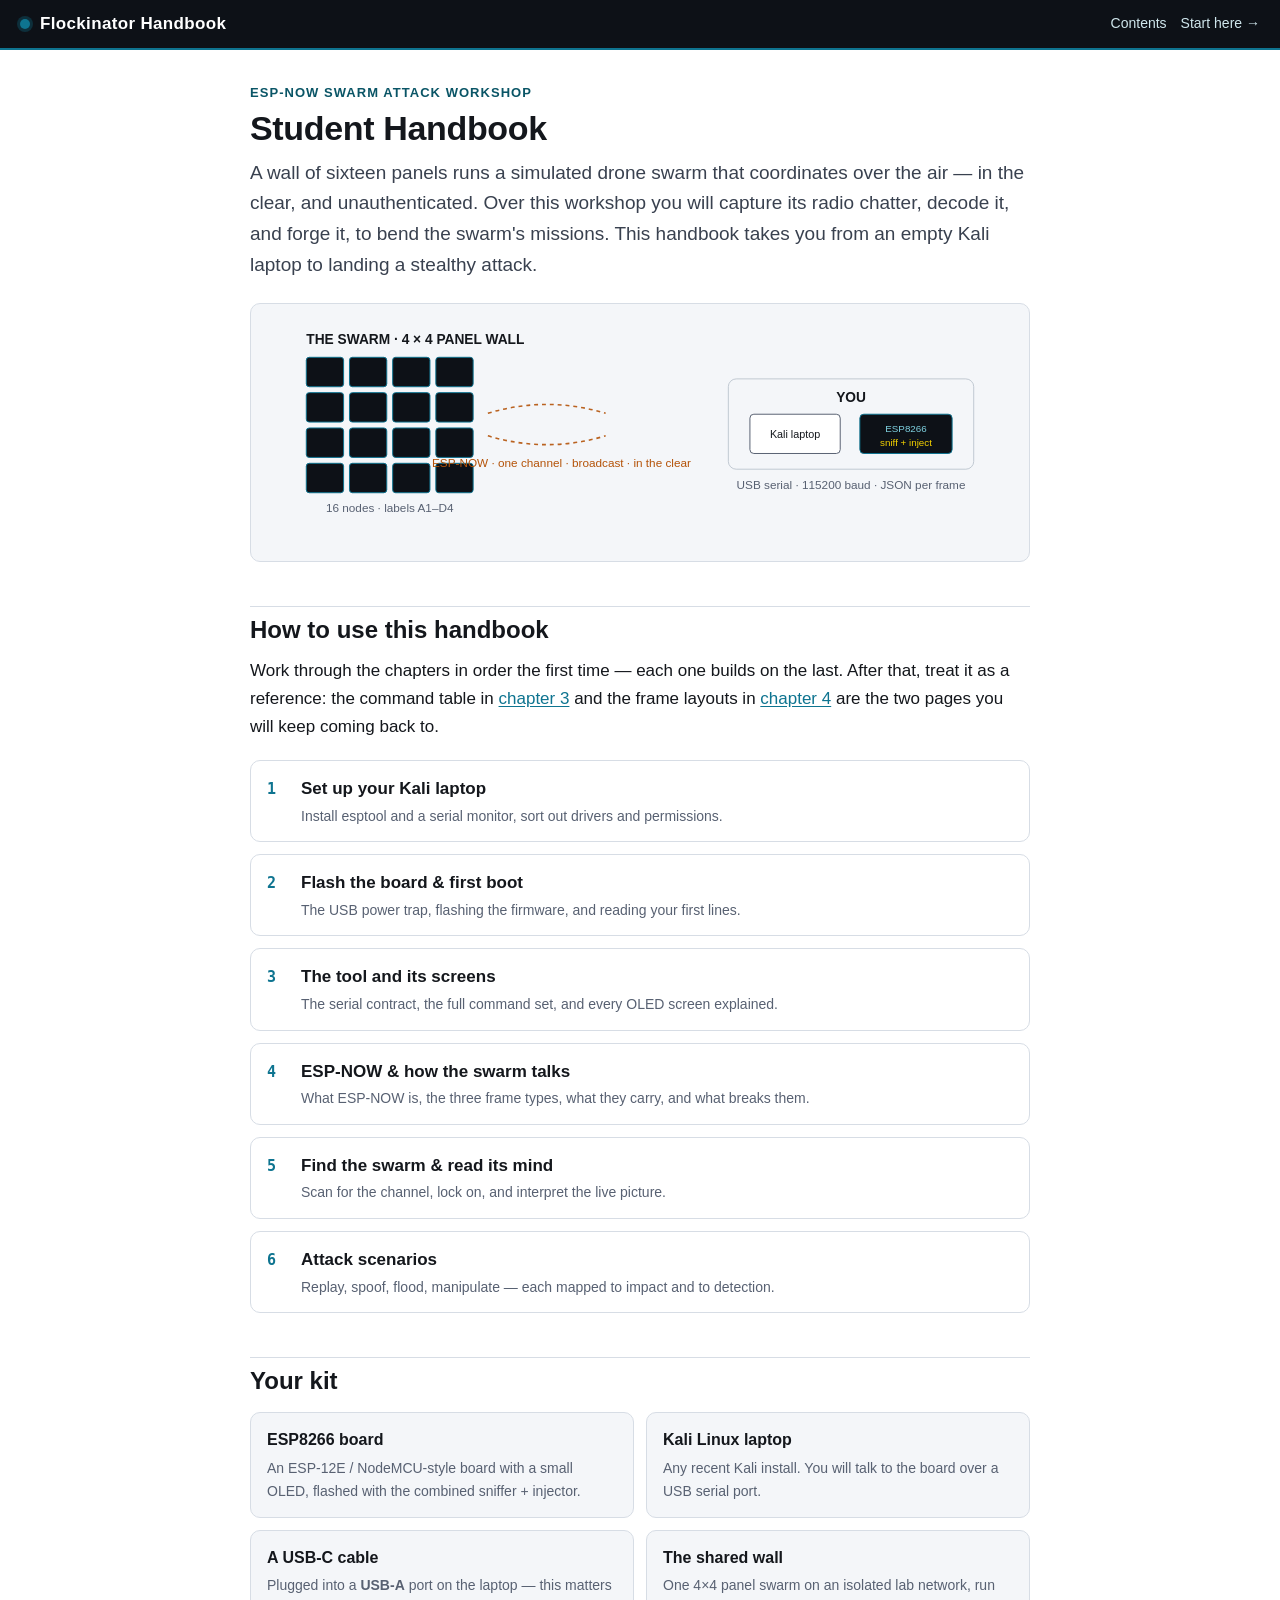
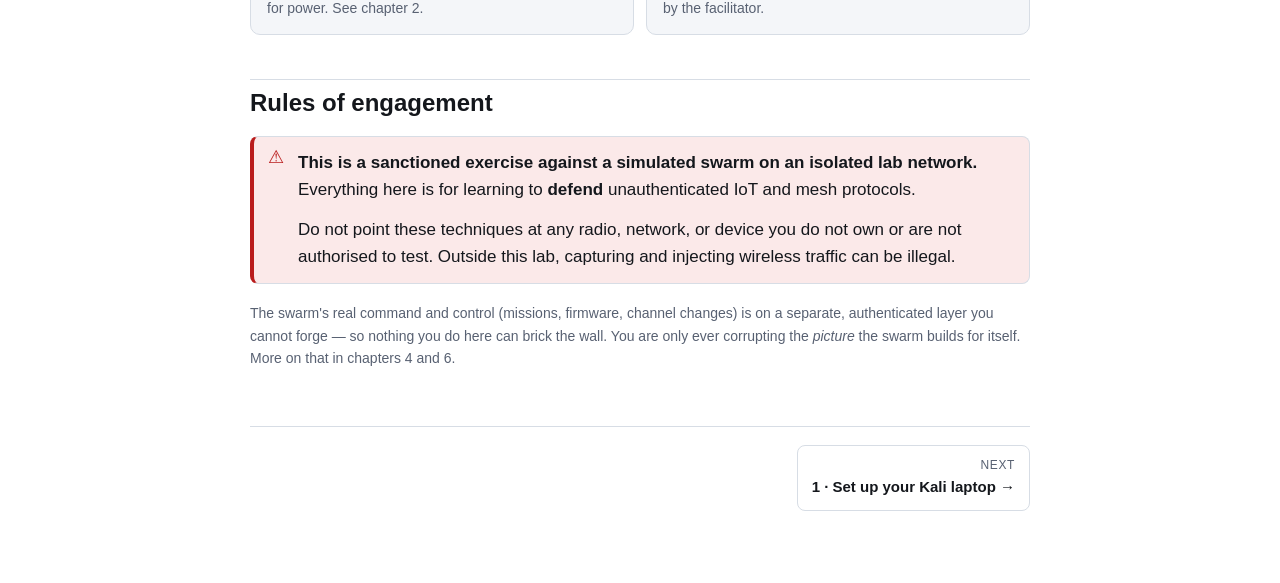
<file: docs/handbook/index.html>
<!doctype html>
<html lang="en">
<head>
<meta charset="utf-8">
<meta name="viewport" content="width=device-width, initial-scale=1">
<title>Flockinator Workshop Handbook</title>
<meta name="description" content="Student handbook for the Flockinator ESP-NOW swarm-attack workshop: set up, flash, sniff, and forge an unauthenticated drone swarm.">
<link rel="stylesheet" href="assets/handbook.css">
</head>
<body>
<header class="topbar">
  <a class="brand" href="index.html"><span class="dot"></span>Flockinator&nbsp;Handbook</a>
  <nav>
    <a href="index.html">Contents</a>
    <a href="01-setup.html">Start<span class="lbl-full"> here</span> →</a>
  </nav>
</header>

<main>
  <p class="kicker">ESP-NOW Swarm Attack Workshop</p>
  <h1>Student Handbook</h1>
  <p class="lede">A wall of sixteen panels runs a simulated drone swarm that coordinates
  over the air — in the clear, and unauthenticated. Over this workshop you will capture
  its radio chatter, decode it, and forge it, to bend the swarm's missions. This handbook
  takes you from an empty Kali laptop to landing a stealthy attack.</p>

  <div class="diagram" aria-label="The workshop at a glance: your laptop and ESP8266 sit on the same channel as the panel swarm.">
    <svg viewBox="0 0 760 230" xmlns="http://www.w3.org/2000/svg" font-family="-apple-system,Segoe UI,Roboto,sans-serif">
      <!-- panel wall -->
      <g>
        <text x="40" y="24" text-anchor="start" font-size="14" font-weight="700" fill="#14171c">THE SWARM · 4 × 4 PANEL WALL</text>
        <g>
          <!-- 16 panels -->
          <!-- row A -->
          <g fill="#0d1117" stroke="#0e7490" stroke-width="1.5">
          </g>
        </g>
        <!-- draw grid programmatically-ish by hand -->
        <g>
          <!-- generated grid -->
          <g>
            <rect x="40"  y="38"  width="38" height="30" rx="3" fill="#0d1117" stroke="#0e7490"/>
            <rect x="84"  y="38"  width="38" height="30" rx="3" fill="#0d1117" stroke="#0e7490"/>
            <rect x="128" y="38"  width="38" height="30" rx="3" fill="#0d1117" stroke="#0e7490"/>
            <rect x="172" y="38"  width="38" height="30" rx="3" fill="#0d1117" stroke="#0e7490"/>
            <rect x="40"  y="74"  width="38" height="30" rx="3" fill="#0d1117" stroke="#0e7490"/>
            <rect x="84"  y="74"  width="38" height="30" rx="3" fill="#0d1117" stroke="#0e7490"/>
            <rect x="128" y="74"  width="38" height="30" rx="3" fill="#0d1117" stroke="#0e7490"/>
            <rect x="172" y="74"  width="38" height="30" rx="3" fill="#0d1117" stroke="#0e7490"/>
            <rect x="40"  y="110" width="38" height="30" rx="3" fill="#0d1117" stroke="#0e7490"/>
            <rect x="84"  y="110" width="38" height="30" rx="3" fill="#0d1117" stroke="#0e7490"/>
            <rect x="128" y="110" width="38" height="30" rx="3" fill="#0d1117" stroke="#0e7490"/>
            <rect x="172" y="110" width="38" height="30" rx="3" fill="#0d1117" stroke="#0e7490"/>
            <rect x="40"  y="146" width="38" height="30" rx="3" fill="#0d1117" stroke="#0e7490"/>
            <rect x="84"  y="146" width="38" height="30" rx="3" fill="#0d1117" stroke="#0e7490"/>
            <rect x="128" y="146" width="38" height="30" rx="3" fill="#0d1117" stroke="#0e7490"/>
            <rect x="172" y="146" width="38" height="30" rx="3" fill="#0d1117" stroke="#0e7490"/>
          </g>
        </g>
        <text x="125" y="196" text-anchor="middle" font-size="12" fill="#586172">16 nodes · labels A1–D4</text>
      </g>

      <!-- RF arcs -->
      <g fill="none" stroke="#b45309" stroke-width="1.6" stroke-dasharray="4 4" opacity="0.9">
        <path d="M225 95 q60 -18 120 0"/>
        <path d="M225 118 q60 18 120 0"/>
      </g>
      <text x="300" y="150" text-anchor="middle" font-size="12" fill="#b45309">ESP-NOW · one channel · broadcast · in the clear</text>

      <!-- attacker -->
      <g>
        <rect x="470" y="60" width="250" height="92" rx="8" fill="#f4f6f9" stroke="#c0c8d2"/>
        <text x="595" y="84" text-anchor="middle" font-size="14" font-weight="700" fill="#14171c">YOU</text>
        <rect x="492" y="96" width="92" height="40" rx="4" fill="#fff" stroke="#586172"/>
        <text x="538" y="120" text-anchor="middle" font-size="11" fill="#14171c">Kali laptop</text>
        <rect x="604" y="96" width="94" height="40" rx="4" fill="#0d1117" stroke="#0e7490"/>
        <text x="651" y="114" text-anchor="middle" font-size="10" fill="#7fd1e0">ESP8266</text>
        <text x="651" y="128" text-anchor="middle" font-size="10" fill="#f2d000">sniff + inject</text>
      </g>
      <text x="595" y="172" text-anchor="middle" font-size="12" fill="#586172">USB serial · 115200 baud · JSON per frame</text>
    </svg>
  </div>

  <h2>How to use this handbook</h2>
  <p>Work through the chapters in order the first time — each one builds on the last.
  After that, treat it as a reference: the command table in
  <a href="03-the-tool.html">chapter&nbsp;3</a> and the frame layouts in
  <a href="04-espnow.html">chapter&nbsp;4</a> are the two pages you will keep coming back to.</p>

  <ol class="toc">
    <li><a href="01-setup.html"><span class="n">1</span><span><span class="tt">Set up your Kali laptop</span>
      <span class="ds">Install esptool and a serial monitor, sort out drivers and permissions.</span></span></a></li>
    <li><a href="02-flashing.html"><span class="n">2</span><span><span class="tt">Flash the board &amp; first boot</span>
      <span class="ds">The USB power trap, flashing the firmware, and reading your first lines.</span></span></a></li>
    <li><a href="03-the-tool.html"><span class="n">3</span><span><span class="tt">The tool and its screens</span>
      <span class="ds">The serial contract, the full command set, and every OLED screen explained.</span></span></a></li>
    <li><a href="04-espnow.html"><span class="n">4</span><span><span class="tt">ESP-NOW &amp; how the swarm talks</span>
      <span class="ds">What ESP-NOW is, the three frame types, what they carry, and what breaks them.</span></span></a></li>
    <li><a href="05-scanning.html"><span class="n">5</span><span><span class="tt">Find the swarm &amp; read its mind</span>
      <span class="ds">Scan for the channel, lock on, and interpret the live picture.</span></span></a></li>
    <li><a href="06-attacks.html"><span class="n">6</span><span><span class="tt">Attack scenarios</span>
      <span class="ds">Replay, spoof, flood, manipulate — each mapped to impact and to detection.</span></span></a></li>
  </ol>

  <h2>Your kit</h2>
  <div class="kit">
    <div class="card"><h4>ESP8266 board</h4><p>An ESP-12E / NodeMCU-style board with a small OLED, flashed with the combined sniffer + injector.</p></div>
    <div class="card"><h4>Kali Linux laptop</h4><p>Any recent Kali install. You will talk to the board over a USB serial port.</p></div>
    <div class="card"><h4>A USB-C cable</h4><p>Plugged into a <b>USB-A</b> port on the laptop — this matters for power. See chapter&nbsp;2.</p></div>
    <div class="card"><h4>The shared wall</h4><p>One 4&times;4 panel swarm on an isolated lab network, run by the facilitator.</p></div>
  </div>

  <h2>Rules of engagement</h2>
  <div class="callout danger">
    <p><span class="h">This is a sanctioned exercise against a simulated swarm on an isolated lab network.</span>
    Everything here is for learning to <b>defend</b> unauthenticated IoT and mesh protocols.</p>
    <p>Do not point these techniques at any radio, network, or device you do not own or are not
    authorised to test. Outside this lab, capturing and injecting wireless traffic can be illegal.</p>
  </div>
  <p class="fine">The swarm's real command and control (missions, firmware, channel changes) is on a
  separate, authenticated layer you cannot forge — so nothing you do here can brick the wall.
  You are only ever corrupting the <em>picture</em> the swarm builds for itself. More on that in
  chapters 4 and 6.</p>

  <div class="pager">
    <span></span>
    <a class="next" href="01-setup.html"><span class="lbl">Next</span><span class="ttl">1 · Set up your Kali laptop →</span></a>
  </div>
</main>
</body>
</html>
</file>
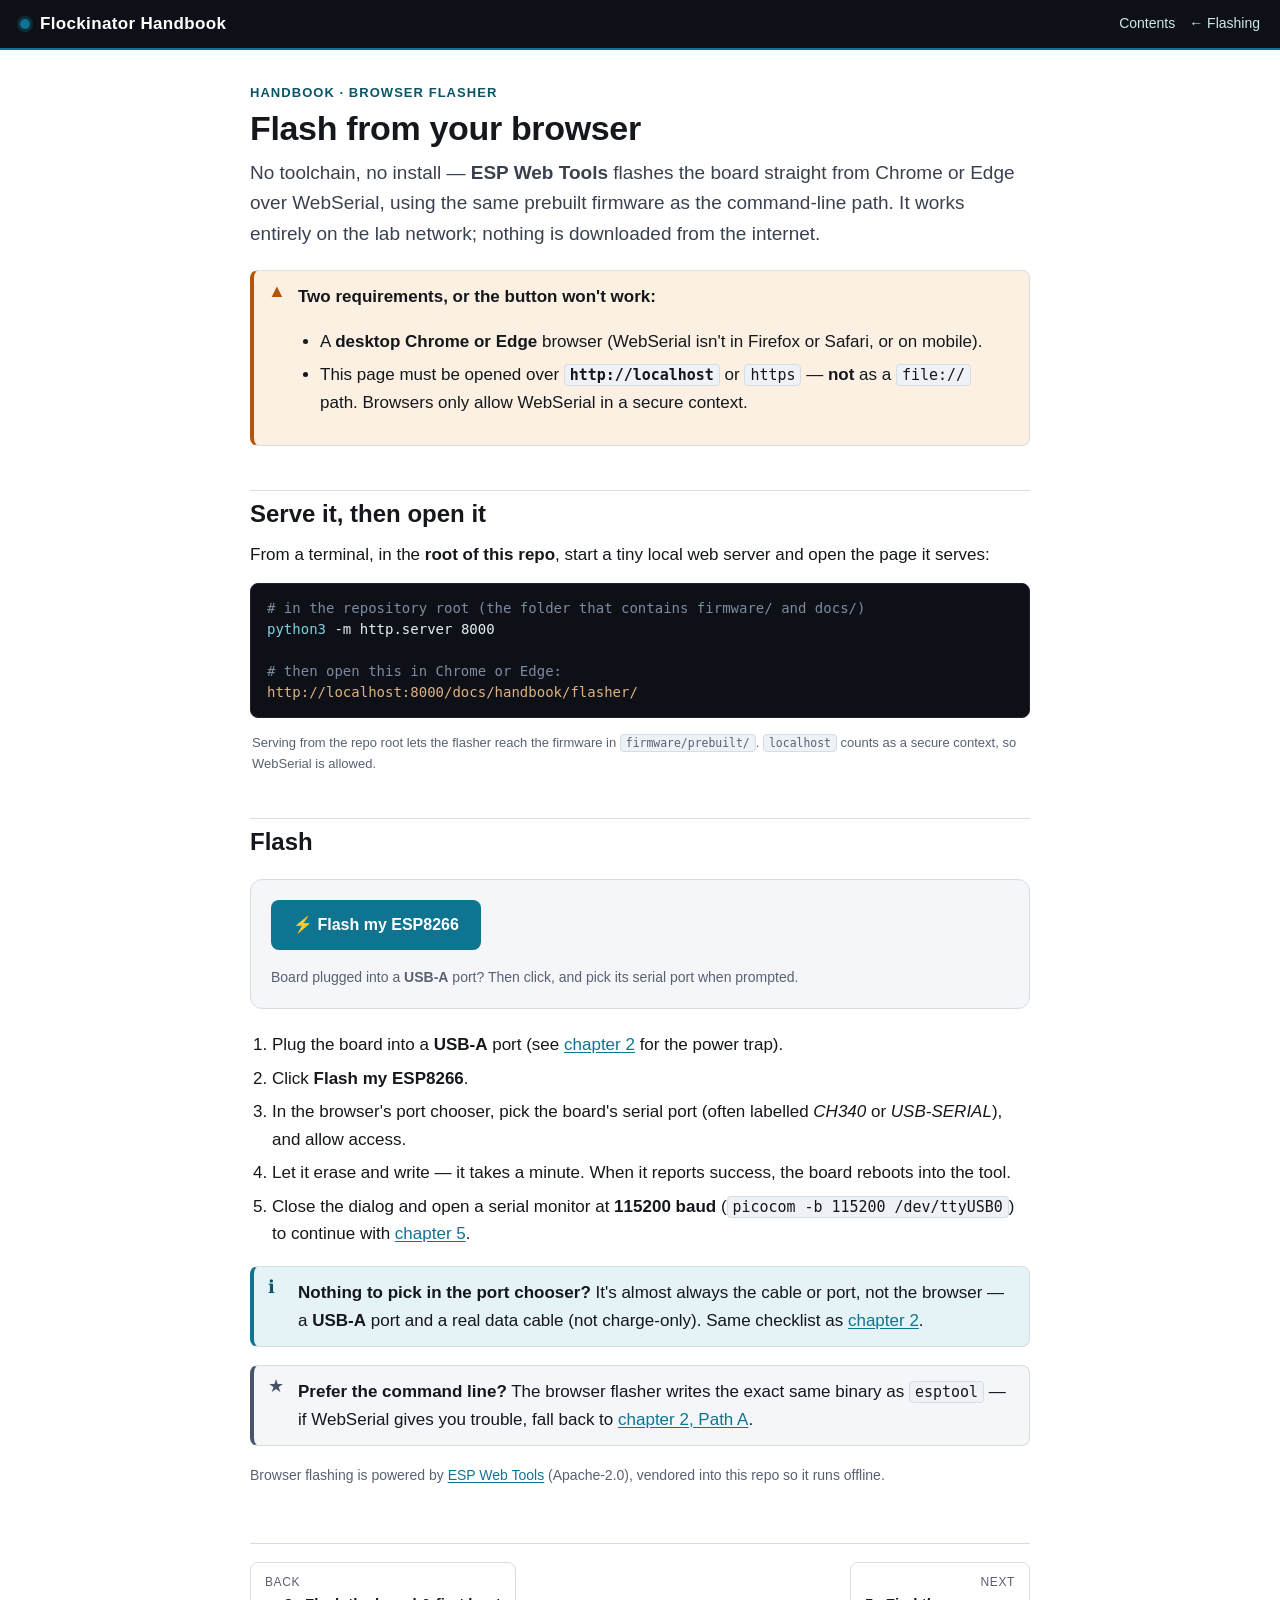
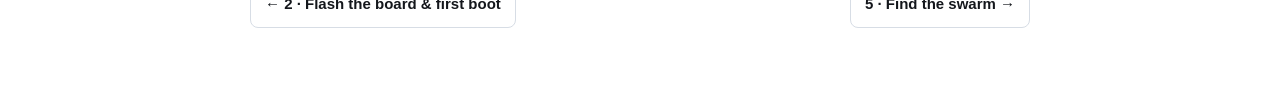
<file: docs/handbook/flasher/index.html>
<!doctype html>
<html lang="en">
<head>
<meta charset="utf-8">
<meta name="viewport" content="width=device-width, initial-scale=1">
<title>Browser flasher — Flockinator Handbook</title>
<meta name="description" content="Flash the ESP8266 from Chrome or Edge with ESP Web Tools — no toolchain, works offline on the lab network.">
<link rel="stylesheet" href="../assets/handbook.css">
<style>
  .flashbar { display:flex; flex-wrap:wrap; align-items:center; gap:16px;
    border:1px solid var(--line); border-radius:12px; background:var(--panel);
    padding:20px; margin:22px 0; }
  .btn-flash { font:inherit; font-weight:700; font-size:16px; cursor:pointer;
    color:#fff; background:var(--teal); border:none; border-radius:8px;
    padding:12px 22px; }
  .btn-flash:hover { background:var(--teal-ink); }
  esp-web-install-button { --esp-tools-button-color:#fff;
    --esp-tools-button-text-color:#0e7490; }
  .slot-msg { font-size:14px; color:var(--danger); }
  .ready { font-size:14px; color:var(--muted); }
</style>
</head>
<body>
<header class="topbar">
  <a class="brand" href="../index.html"><span class="dot"></span>Flockinator&nbsp;Handbook</a>
  <nav><a href="../index.html">Contents</a><a href="../02-flashing.html">← Flashing</a></nav>
</header>

<main>
  <p class="kicker">Handbook · Browser flasher</p>
  <h1>Flash from your browser</h1>
  <p class="lede">No toolchain, no install — <b>ESP Web Tools</b> flashes the board straight from
  Chrome or Edge over WebSerial, using the same prebuilt firmware as the command-line path. It
  works entirely on the lab network; nothing is downloaded from the internet.</p>

  <div class="callout warn">
    <p><span class="h">Two requirements, or the button won't work:</span></p>
    <ul>
      <li>A <b>desktop Chrome or Edge</b> browser (WebSerial isn't in Firefox or Safari, or on mobile).</li>
      <li>This page must be opened over <b><code>http://localhost</code></b> or <code>https</code> —
        <b>not</b> as a <code>file://</code> path. Browsers only allow WebSerial in a secure context.</li>
    </ul>
  </div>

  <h2>Serve it, then open it</h2>
  <p>From a terminal, in the <b>root of this repo</b>, start a tiny local web server and open the
  page it serves:</p>
  <pre><code><span class="c"># in the repository root (the folder that contains firmware/ and docs/)</span>
<span class="k">python3</span> -m http.server 8000

<span class="c"># then open this in Chrome or Edge:</span>
<span class="o">http://localhost:8000/docs/handbook/flasher/</span></code></pre>
  <p class="caption">Serving from the repo root lets the flasher reach the firmware in
  <code>firmware/prebuilt/</code>. <code>localhost</code> counts as a secure context, so WebSerial
  is allowed.</p>

  <h2>Flash</h2>
  <div class="flashbar">
    <esp-web-install-button manifest="manifest.json">
      <button slot="activate" class="btn-flash">⚡ Flash my ESP8266</button>
      <span slot="unsupported" class="slot-msg">This browser can't flash — use desktop Chrome or Edge.</span>
      <span slot="not-allowed" class="slot-msg">Open this page over http://localhost or https (not a file:// path).</span>
    </esp-web-install-button>
    <span class="ready">Board plugged into a <b>USB-A</b> port? Then click, and pick its serial port when prompted.</span>
  </div>

  <ol>
    <li>Plug the board into a <b>USB-A</b> port (see <a href="../02-flashing.html">chapter&nbsp;2</a> for the power trap).</li>
    <li>Click <b>Flash my ESP8266</b>.</li>
    <li>In the browser's port chooser, pick the board's serial port (often labelled <em>CH340</em> or <em>USB-SERIAL</em>), and allow access.</li>
    <li>Let it erase and write — it takes a minute. When it reports success, the board reboots into the tool.</li>
    <li>Close the dialog and open a serial monitor at <b>115200 baud</b> (<code>picocom -b 115200 /dev/ttyUSB0</code>) to continue with <a href="../05-scanning.html">chapter&nbsp;5</a>.</li>
  </ol>

  <div class="callout note">
    <p><span class="h">Nothing to pick in the port chooser?</span> It's almost always the cable or
    port, not the browser — a <b>USB-A</b> port and a real data cable (not charge-only). Same
    checklist as <a href="../02-flashing.html">chapter&nbsp;2</a>.</p>
  </div>

  <div class="callout key">
    <p><span class="h">Prefer the command line?</span> The browser flasher writes the exact same
    binary as <code>esptool</code> — if WebSerial gives you trouble, fall back to
    <a href="../02-flashing.html">chapter&nbsp;2, Path A</a>.</p>
  </div>

  <p class="fine">Browser flashing is powered by <a href="esp-web-tools/LICENSE">ESP Web Tools</a>
  (Apache-2.0), vendored into this repo so it runs offline.</p>

  <div class="pager">
    <a class="prev" href="../02-flashing.html"><span class="lbl">Back</span><span class="ttl">← 2 · Flash the board &amp; first boot</span></a>
    <a class="next" href="../05-scanning.html"><span class="lbl">Next</span><span class="ttl">5 · Find the swarm →</span></a>
  </div>
</main>

<script type="module" src="esp-web-tools/install-button.js"></script>
</body>
</html>
</file>
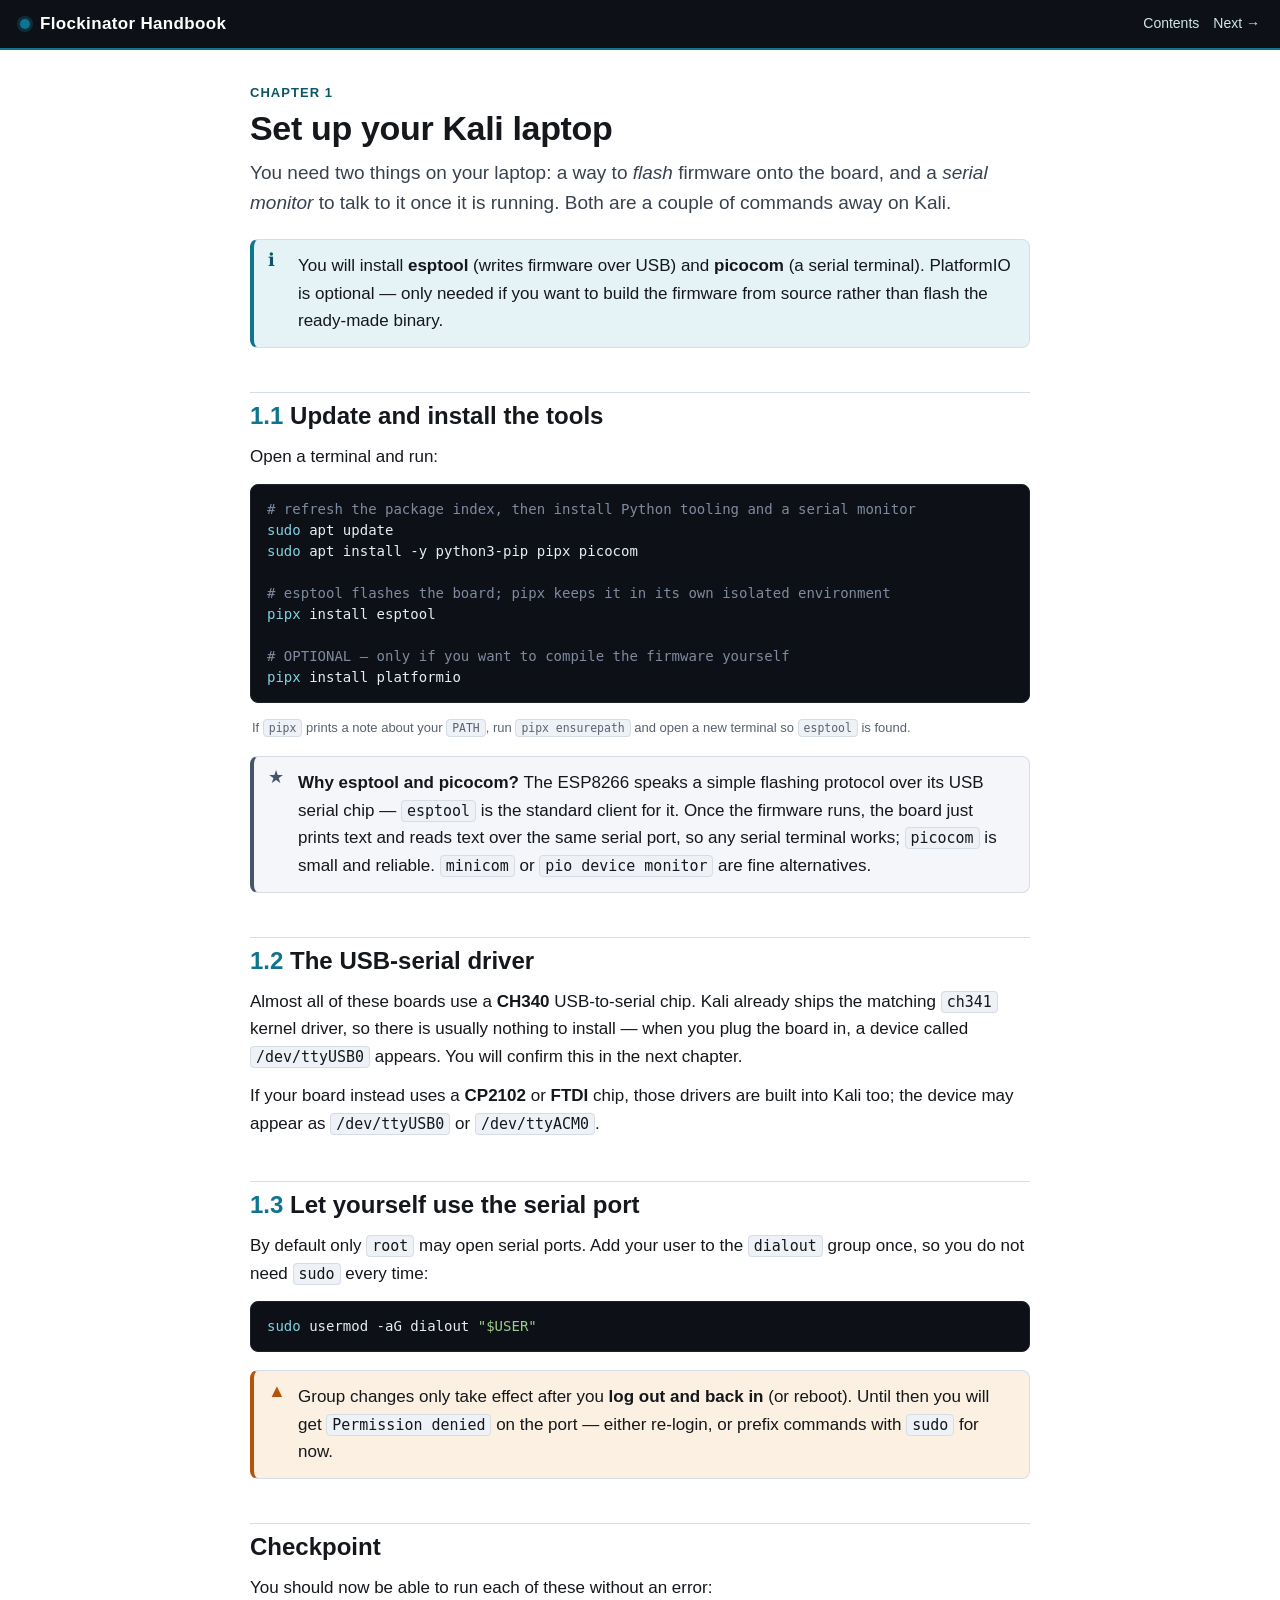
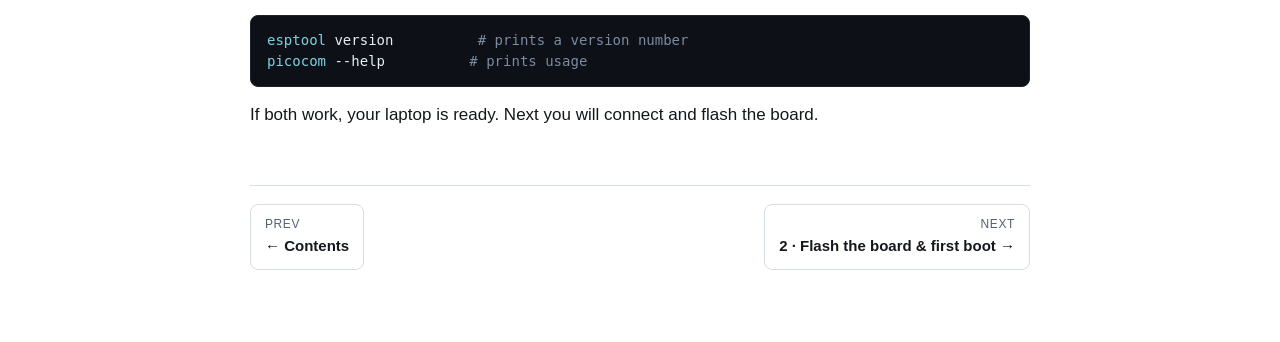
<file: docs/handbook/01-setup.html>
<!doctype html>
<html lang="en">
<head>
<meta charset="utf-8">
<meta name="viewport" content="width=device-width, initial-scale=1">
<title>1 · Set up your Kali laptop — Flockinator Handbook</title>
<meta name="description" content="Install esptool and a serial monitor on Kali Linux, sort out the CH340 driver and serial-port permissions.">
<link rel="stylesheet" href="assets/handbook.css">
</head>
<body>
<header class="topbar">
  <a class="brand" href="index.html"><span class="dot"></span>Flockinator&nbsp;Handbook</a>
  <nav><a href="index.html">Contents</a><a href="02-flashing.html">Next →</a></nav>
</header>

<main class="chapter">
  <p class="kicker">Chapter 1</p>
  <h1>Set up your Kali laptop</h1>
  <p class="lede">You need two things on your laptop: a way to <em>flash</em> firmware onto the
  board, and a <em>serial monitor</em> to talk to it once it is running. Both are a couple of
  commands away on Kali.</p>

  <div class="callout note">
    <p>You will install <b>esptool</b> (writes firmware over USB) and <b>picocom</b> (a serial
    terminal). PlatformIO is optional — only needed if you want to build the firmware from source
    rather than flash the ready-made binary.</p>
  </div>

  <h2><span class="num">1.1</span> Update and install the tools</h2>
  <p>Open a terminal and run:</p>
  <pre><code><span class="c"># refresh the package index, then install Python tooling and a serial monitor</span>
<span class="k">sudo</span> apt update
<span class="k">sudo</span> apt install -y python3-pip pipx picocom

<span class="c"># esptool flashes the board; pipx keeps it in its own isolated environment</span>
<span class="k">pipx</span> install esptool

<span class="c"># OPTIONAL — only if you want to compile the firmware yourself</span>
<span class="k">pipx</span> install platformio</code></pre>
  <p class="caption">If <code>pipx</code> prints a note about your <code>PATH</code>, run
  <code>pipx ensurepath</code> and open a new terminal so <code>esptool</code> is found.</p>

  <div class="callout key">
    <p><span class="h">Why esptool and picocom?</span> The ESP8266 speaks a simple flashing
    protocol over its USB serial chip — <code>esptool</code> is the standard client for it. Once
    the firmware runs, the board just prints text and reads text over the same serial port, so any
    serial terminal works; <code>picocom</code> is small and reliable. <code>minicom</code> or
    <code>pio device monitor</code> are fine alternatives.</p>
  </div>

  <h2><span class="num">1.2</span> The USB-serial driver</h2>
  <p>Almost all of these boards use a <b>CH340</b> USB-to-serial chip. Kali already ships the
  matching <code>ch341</code> kernel driver, so there is usually nothing to install — when you
  plug the board in, a device called <code>/dev/ttyUSB0</code> appears. You will confirm this in
  the next chapter.</p>
  <p>If your board instead uses a <b>CP2102</b> or <b>FTDI</b> chip, those drivers are built into
  Kali too; the device may appear as <code>/dev/ttyUSB0</code> or <code>/dev/ttyACM0</code>.</p>

  <h2><span class="num">1.3</span> Let yourself use the serial port</h2>
  <p>By default only <code>root</code> may open serial ports. Add your user to the
  <code>dialout</code> group once, so you do not need <code>sudo</code> every time:</p>
  <pre><code><span class="k">sudo</span> usermod -aG dialout <span class="s">"$USER"</span></code></pre>
  <div class="callout warn">
    <p>Group changes only take effect after you <b>log out and back in</b> (or reboot). Until then
    you will get <code>Permission denied</code> on the port — either re-login, or prefix commands
    with <code>sudo</code> for now.</p>
  </div>

  <h2>Checkpoint</h2>
  <p>You should now be able to run each of these without an error:</p>
  <pre><code><span class="k">esptool</span> version          <span class="c"># prints a version number</span>
<span class="k">picocom</span> --help          <span class="c"># prints usage</span></code></pre>
  <p>If both work, your laptop is ready. Next you will connect and flash the board.</p>

  <div class="pager">
    <a class="prev" href="index.html"><span class="lbl">Prev</span><span class="ttl">← Contents</span></a>
    <a class="next" href="02-flashing.html"><span class="lbl">Next</span><span class="ttl">2 · Flash the board &amp; first boot →</span></a>
  </div>
</main>
</body>
</html>
</file>
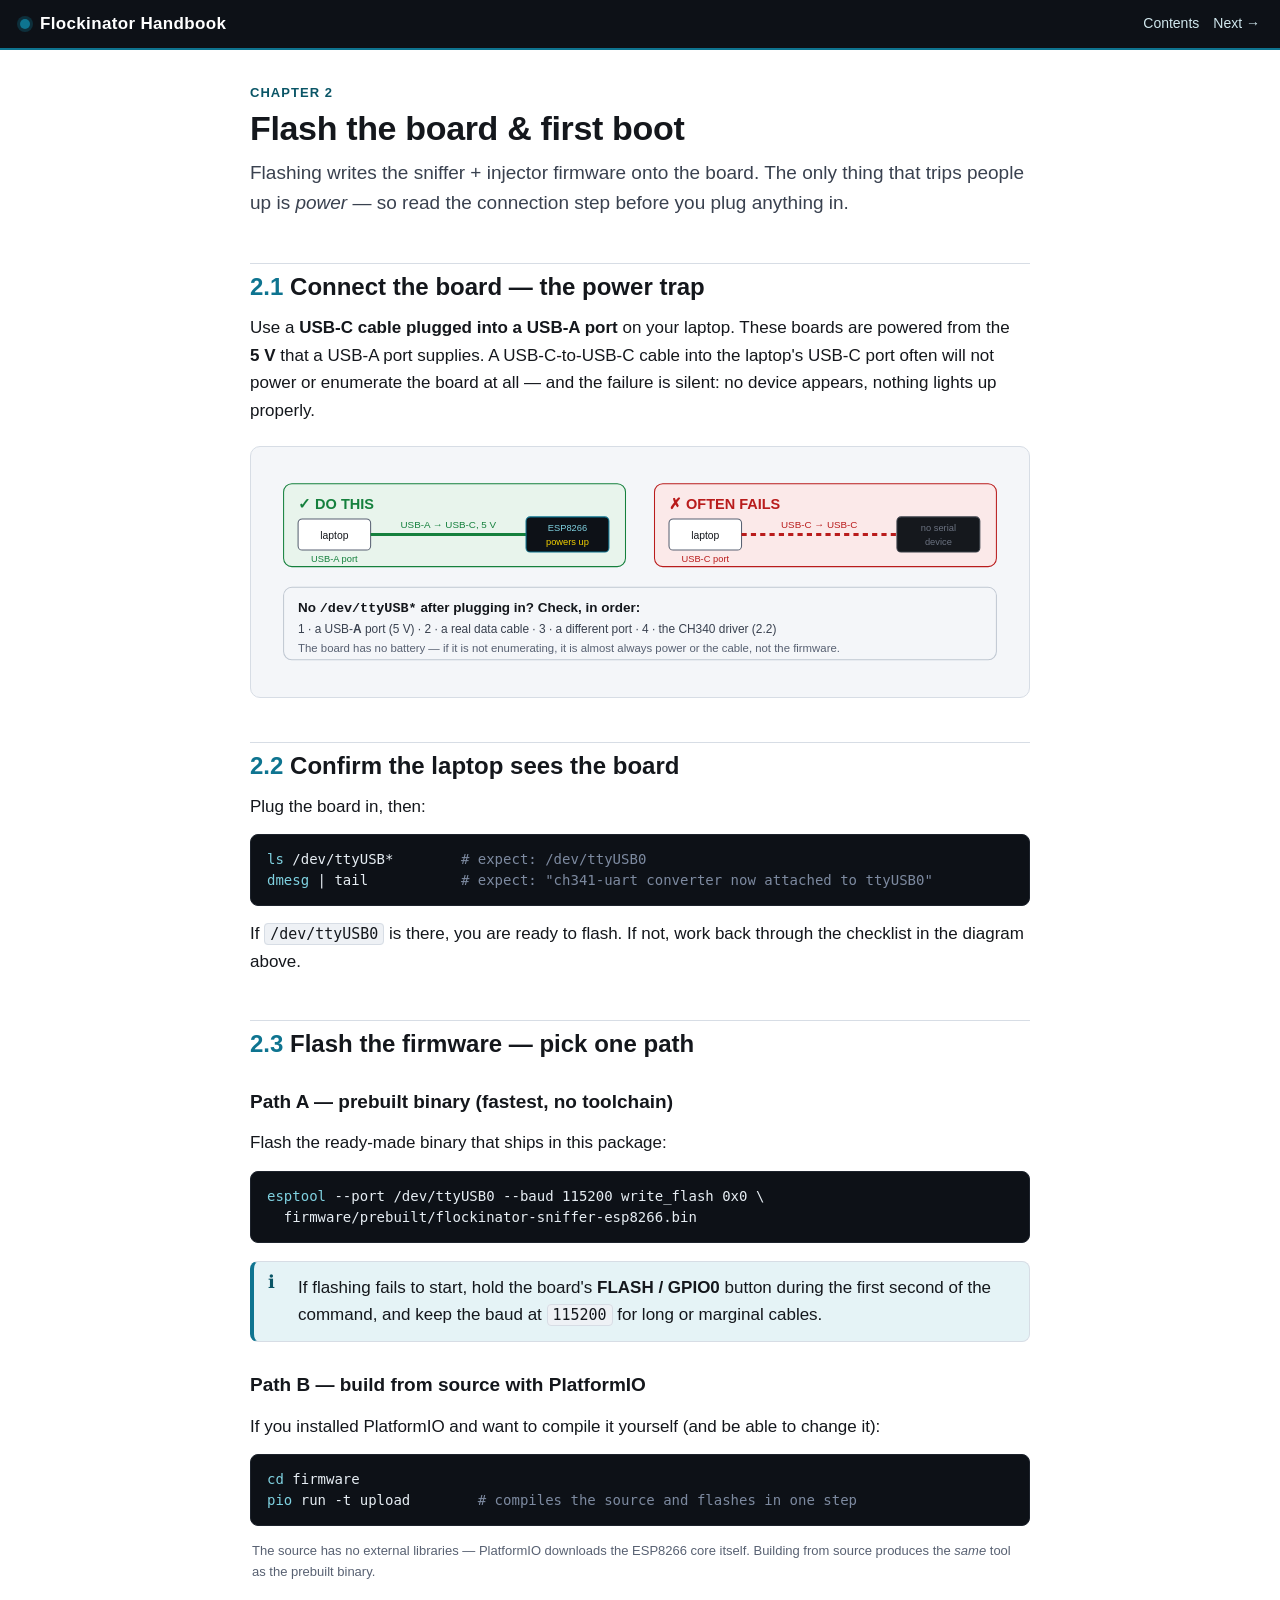
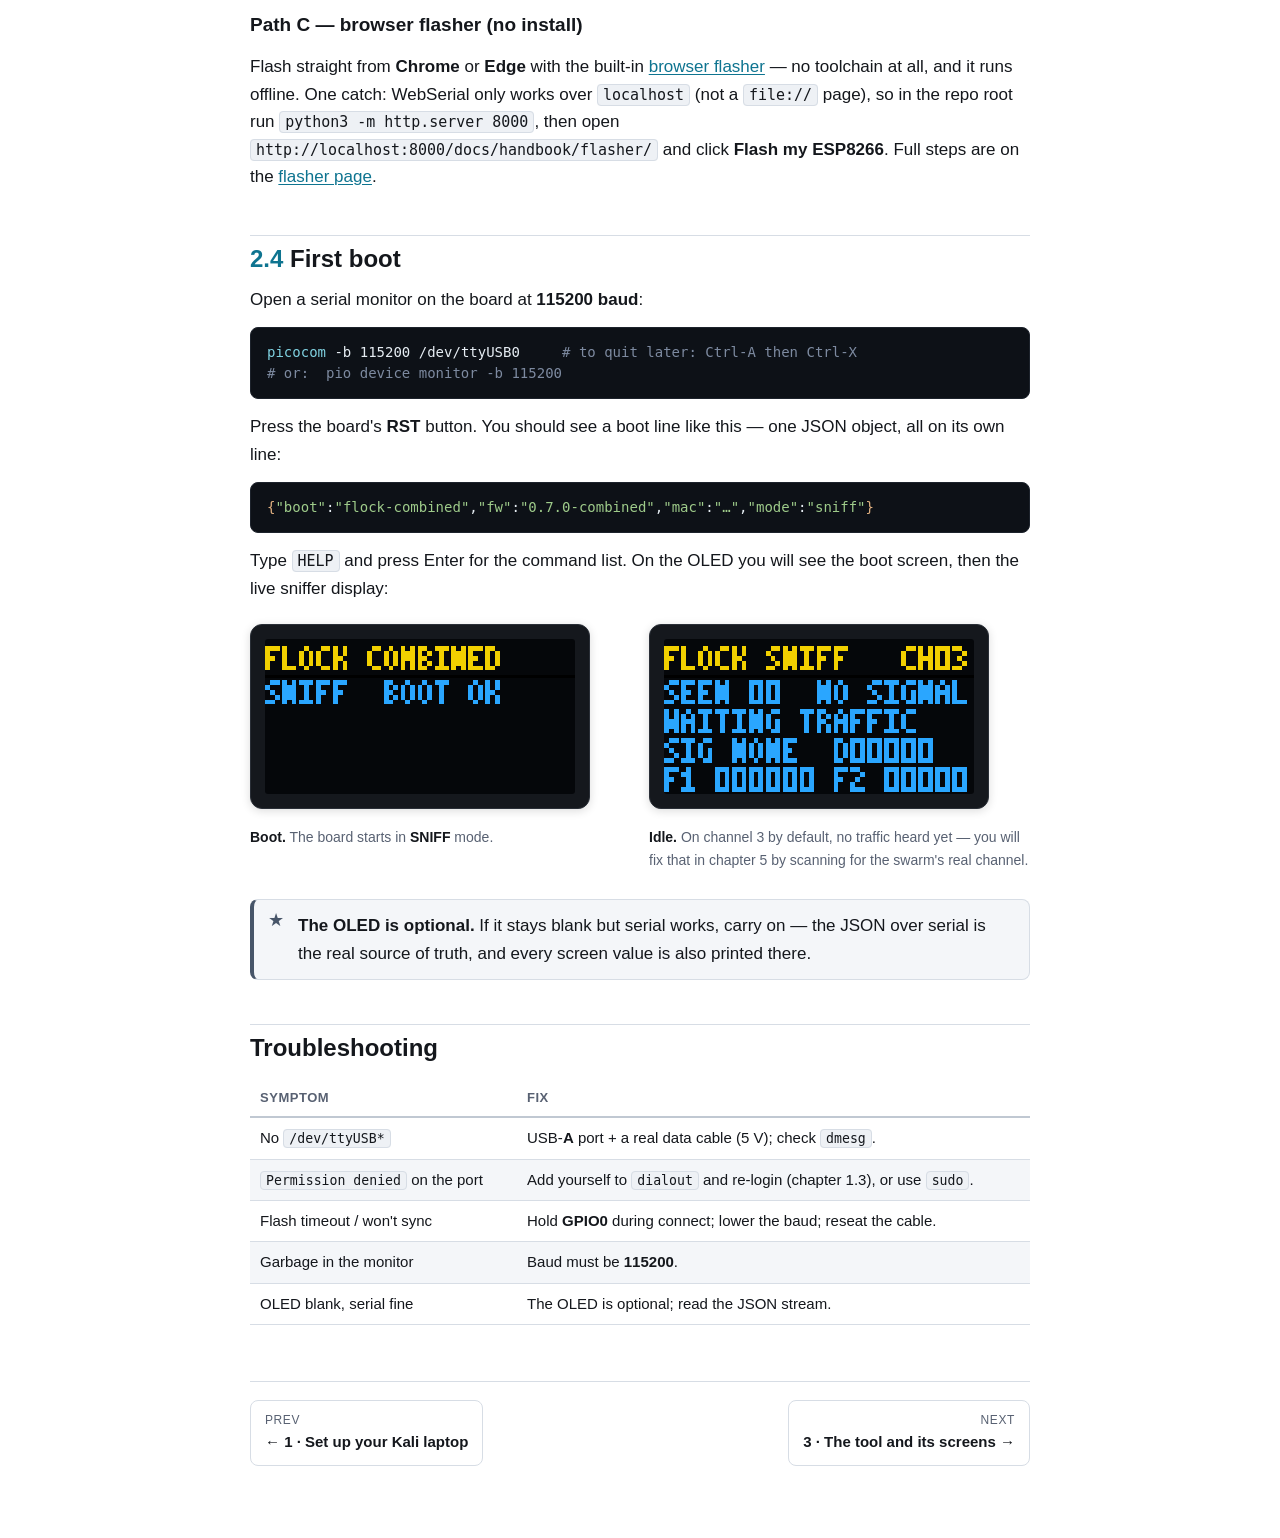
<file: docs/handbook/02-flashing.html>
<!doctype html>
<html lang="en">
<head>
<meta charset="utf-8">
<meta name="viewport" content="width=device-width, initial-scale=1">
<title>2 · Flash the board &amp; first boot — Flockinator Handbook</title>
<meta name="description" content="Connect the ESP8266 (the USB-A power trap), flash the sniffer+injector firmware, and read the first serial output.">
<link rel="stylesheet" href="assets/handbook.css">
</head>
<body>
<header class="topbar">
  <a class="brand" href="index.html"><span class="dot"></span>Flockinator&nbsp;Handbook</a>
  <nav><a href="index.html">Contents</a><a href="03-the-tool.html">Next →</a></nav>
</header>

<main class="chapter">
  <p class="kicker">Chapter 2</p>
  <h1>Flash the board &amp; first boot</h1>
  <p class="lede">Flashing writes the sniffer + injector firmware onto the board. The only thing
  that trips people up is <em>power</em> — so read the connection step before you plug anything in.</p>

  <h2><span class="num">2.1</span> Connect the board — the power trap</h2>
  <p>Use a <b>USB-C cable plugged into a USB-A port</b> on your laptop. These boards are powered
  from the <b>5&nbsp;V</b> that a USB-A port supplies. A USB-C-to-USB-C cable into the laptop's
  USB-C port often will not power or enumerate the board at all — and the failure is silent: no
  device appears, nothing lights up properly.</p>

  <div class="diagram" aria-label="A USB-C cable into a USB-A port powers and enumerates the board; a USB-C-to-C cable into a laptop USB-C port often does not.">
    <svg viewBox="0 0 720 210" xmlns="http://www.w3.org/2000/svg" font-family="-apple-system,Segoe UI,Roboto,sans-serif">
      <!-- GOOD -->
      <g>
        <rect x="16" y="20" width="330" height="80" rx="8" fill="#e8f4ec" stroke="#15803d"/>
        <text x="30" y="44" font-size="14" font-weight="700" fill="#15803d">✓  DO THIS</text>
        <rect x="30" y="54" width="70" height="30" rx="4" fill="#fff" stroke="#586172"/>
        <text x="65" y="73" text-anchor="middle" font-size="10" fill="#14171c">laptop</text>
        <text x="65" y="96" text-anchor="middle" font-size="9" fill="#15803d">USB-A port</text>
        <line x1="100" y1="69" x2="250" y2="69" stroke="#15803d" stroke-width="3"/>
        <text x="175" y="63" text-anchor="middle" font-size="9.5" fill="#15803d">USB-A → USB-C, 5&nbsp;V</text>
        <rect x="250" y="52" width="80" height="34" rx="4" fill="#0d1117" stroke="#0e7490"/>
        <text x="290" y="66" text-anchor="middle" font-size="9" fill="#7fd1e0">ESP8266</text>
        <text x="290" y="79" text-anchor="middle" font-size="9" fill="#f2d000">powers up</text>
      </g>
      <!-- BAD -->
      <g>
        <rect x="374" y="20" width="330" height="80" rx="8" fill="#fbe9e9" stroke="#b91c1c"/>
        <text x="388" y="44" font-size="14" font-weight="700" fill="#b91c1c">✗  OFTEN FAILS</text>
        <rect x="388" y="54" width="70" height="30" rx="4" fill="#fff" stroke="#586172"/>
        <text x="423" y="73" text-anchor="middle" font-size="10" fill="#14171c">laptop</text>
        <text x="423" y="96" text-anchor="middle" font-size="9" fill="#b91c1c">USB-C port</text>
        <line x1="458" y1="69" x2="608" y2="69" stroke="#b91c1c" stroke-width="3" stroke-dasharray="5 4"/>
        <text x="533" y="63" text-anchor="middle" font-size="9.5" fill="#b91c1c">USB-C → USB-C</text>
        <rect x="608" y="52" width="80" height="34" rx="4" fill="#15181d" stroke="#3a4049"/>
        <text x="648" y="66" text-anchor="middle" font-size="9" fill="#6b7280">no serial</text>
        <text x="648" y="79" text-anchor="middle" font-size="9" fill="#6b7280">device</text>
      </g>
      <!-- note strip -->
      <g>
        <rect x="16" y="120" width="688" height="70" rx="8" fill="#f4f6f9" stroke="#c0c8d2"/>
        <text x="30" y="144" font-size="13" font-weight="700" fill="#14171c">No <tspan font-family="monospace">/dev/ttyUSB*</tspan> after plugging in? Check, in order:</text>
        <text x="30" y="164" font-size="11.5" fill="#39414f">1 · a USB-<tspan font-weight="700">A</tspan> port (5 V)   ·   2 · a real data cable   ·   3 · a different port   ·   4 · the CH340 driver (2.2)</text>
        <text x="30" y="182" font-size="11" fill="#586172">The board has no battery — if it is not enumerating, it is almost always power or the cable, not the firmware.</text>
      </g>
    </svg>
  </div>

  <h2><span class="num">2.2</span> Confirm the laptop sees the board</h2>
  <p>Plug the board in, then:</p>
  <pre><code><span class="k">ls</span> /dev/ttyUSB*        <span class="c"># expect: /dev/ttyUSB0</span>
<span class="k">dmesg</span> | tail           <span class="c"># expect: "ch341-uart converter now attached to ttyUSB0"</span></code></pre>
  <p>If <code>/dev/ttyUSB0</code> is there, you are ready to flash. If not, work back through the
  checklist in the diagram above.</p>

  <h2><span class="num">2.3</span> Flash the firmware — pick one path</h2>

  <h3>Path A — prebuilt binary (fastest, no toolchain)</h3>
  <p>Flash the ready-made binary that ships in this package:</p>
  <pre><code><span class="k">esptool</span> --port /dev/ttyUSB0 --baud 115200 write_flash 0x0 \
  firmware/prebuilt/flockinator-sniffer-esp8266.bin</code></pre>
  <div class="callout note">
    <p>If flashing fails to start, hold the board's <b>FLASH / GPIO0</b> button during the first
    second of the command, and keep the baud at <code>115200</code> for long or marginal cables.</p>
  </div>

  <h3>Path B — build from source with PlatformIO</h3>
  <p>If you installed PlatformIO and want to compile it yourself (and be able to change it):</p>
  <pre><code><span class="k">cd</span> firmware
<span class="k">pio</span> run -t upload        <span class="c"># compiles the source and flashes in one step</span></code></pre>
  <p class="caption">The source has no external libraries — PlatformIO downloads the ESP8266 core
  itself. Building from source produces the <em>same</em> tool as the prebuilt binary.</p>

  <h3>Path C — browser flasher (no install)</h3>
  <p>Flash straight from <b>Chrome</b> or <b>Edge</b> with the built-in
  <a href="flasher/index.html">browser flasher</a> — no toolchain at all, and it runs offline. One
  catch: WebSerial only works over <code>localhost</code> (not a <code>file://</code> page), so in
  the repo root run <code>python3 -m http.server 8000</code>, then open
  <code>http://localhost:8000/docs/handbook/flasher/</code> and click <b>Flash my ESP8266</b>. Full
  steps are on the <a href="flasher/index.html">flasher page</a>.</p>

  <h2><span class="num">2.4</span> First boot</h2>
  <p>Open a serial monitor on the board at <b>115200 baud</b>:</p>
  <pre><code><span class="k">picocom</span> -b 115200 /dev/ttyUSB0     <span class="c"># to quit later: Ctrl-A then Ctrl-X</span>
<span class="c"># or:  pio device monitor -b 115200</span></code></pre>
  <p>Press the board's <b>RST</b> button. You should see a boot line like this — one JSON object,
  all on its own line:</p>
  <pre><code><span class="o">{</span><span class="s">"boot"</span>:<span class="s">"flock-combined"</span>,<span class="s">"fw"</span>:<span class="s">"0.7.0-combined"</span>,<span class="s">"mac"</span>:<span class="s">"…"</span>,<span class="s">"mode"</span>:<span class="s">"sniff"</span><span class="o">}</span></code></pre>
  <p>Type <code>HELP</code> and press Enter for the command list. On the OLED you will see the
  boot screen, then the live sniffer display:</p>

  <div class="screen-row">
    <figure>
      <div class="screen"><img src="assets/screens/boot.svg" alt="OLED showing FLOCK COMBINED / SNIFF BOOT OK"></div>
      <figcaption><b>Boot.</b> The board starts in <b>SNIFF</b> mode.</figcaption>
    </figure>
    <figure>
      <div class="screen"><img src="assets/screens/sniff-waiting.svg" alt="OLED showing FLOCK SNIFF CH03, SEEN 00 NO SIGNAL, WAITING TRAFFIC"></div>
      <figcaption><b>Idle.</b> On channel 3 by default, no traffic heard yet — you will fix that
      in chapter 5 by scanning for the swarm's real channel.</figcaption>
    </figure>
  </div>

  <div class="callout key">
    <p><span class="h">The OLED is optional.</span> If it stays blank but serial works, carry on —
    the JSON over serial is the real source of truth, and every screen value is also printed there.</p>
  </div>

  <h2>Troubleshooting</h2>
  <table>
    <thead><tr><th>Symptom</th><th>Fix</th></tr></thead>
    <tbody>
      <tr><td>No <code>/dev/ttyUSB*</code></td><td>USB-<b>A</b> port + a real data cable (5&nbsp;V); check <code>dmesg</code>.</td></tr>
      <tr><td><code>Permission denied</code> on the port</td><td>Add yourself to <code>dialout</code> and re-login (chapter 1.3), or use <code>sudo</code>.</td></tr>
      <tr><td>Flash timeout / won't sync</td><td>Hold <b>GPIO0</b> during connect; lower the baud; reseat the cable.</td></tr>
      <tr><td>Garbage in the monitor</td><td>Baud must be <b>115200</b>.</td></tr>
      <tr><td>OLED blank, serial fine</td><td>The OLED is optional; read the JSON stream.</td></tr>
    </tbody>
  </table>

  <div class="pager">
    <a class="prev" href="01-setup.html"><span class="lbl">Prev</span><span class="ttl">← 1 · Set up your Kali laptop</span></a>
    <a class="next" href="03-the-tool.html"><span class="lbl">Next</span><span class="ttl">3 · The tool and its screens →</span></a>
  </div>
</main>
</body>
</html>
</file>
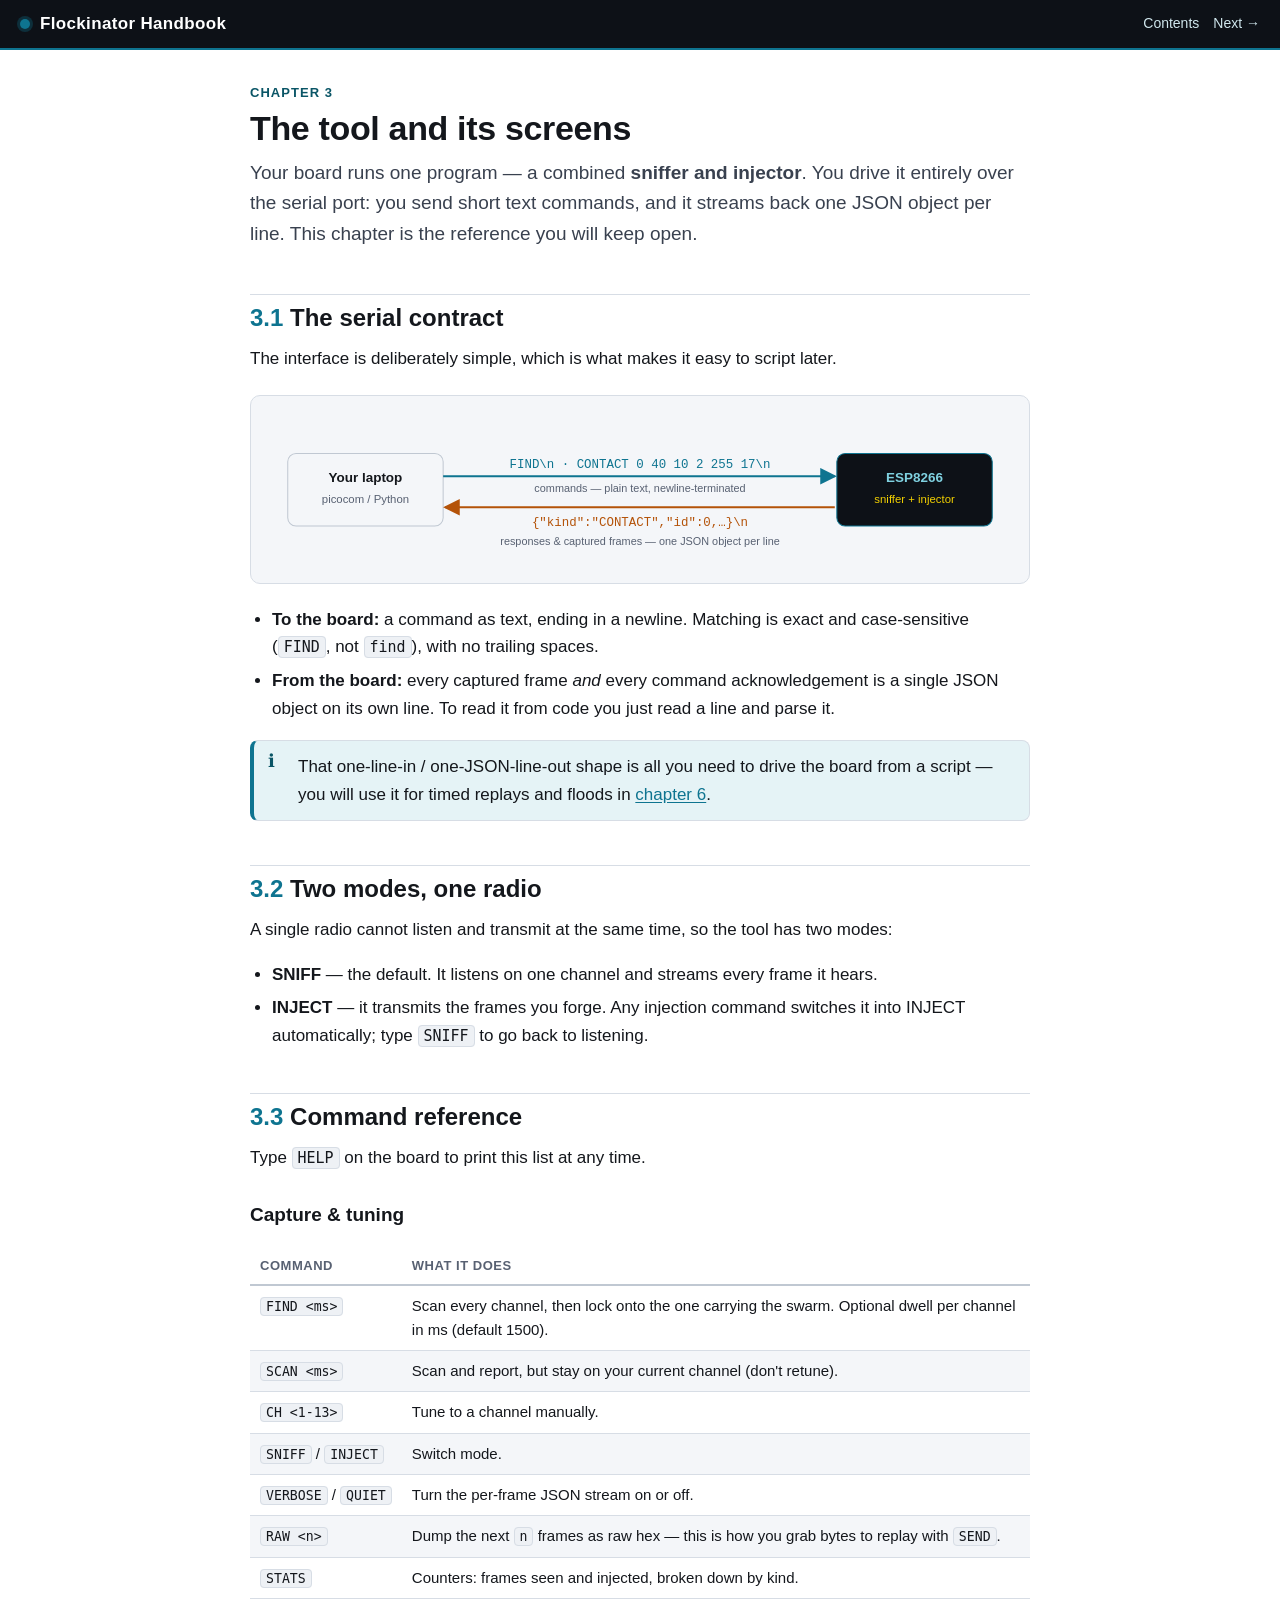
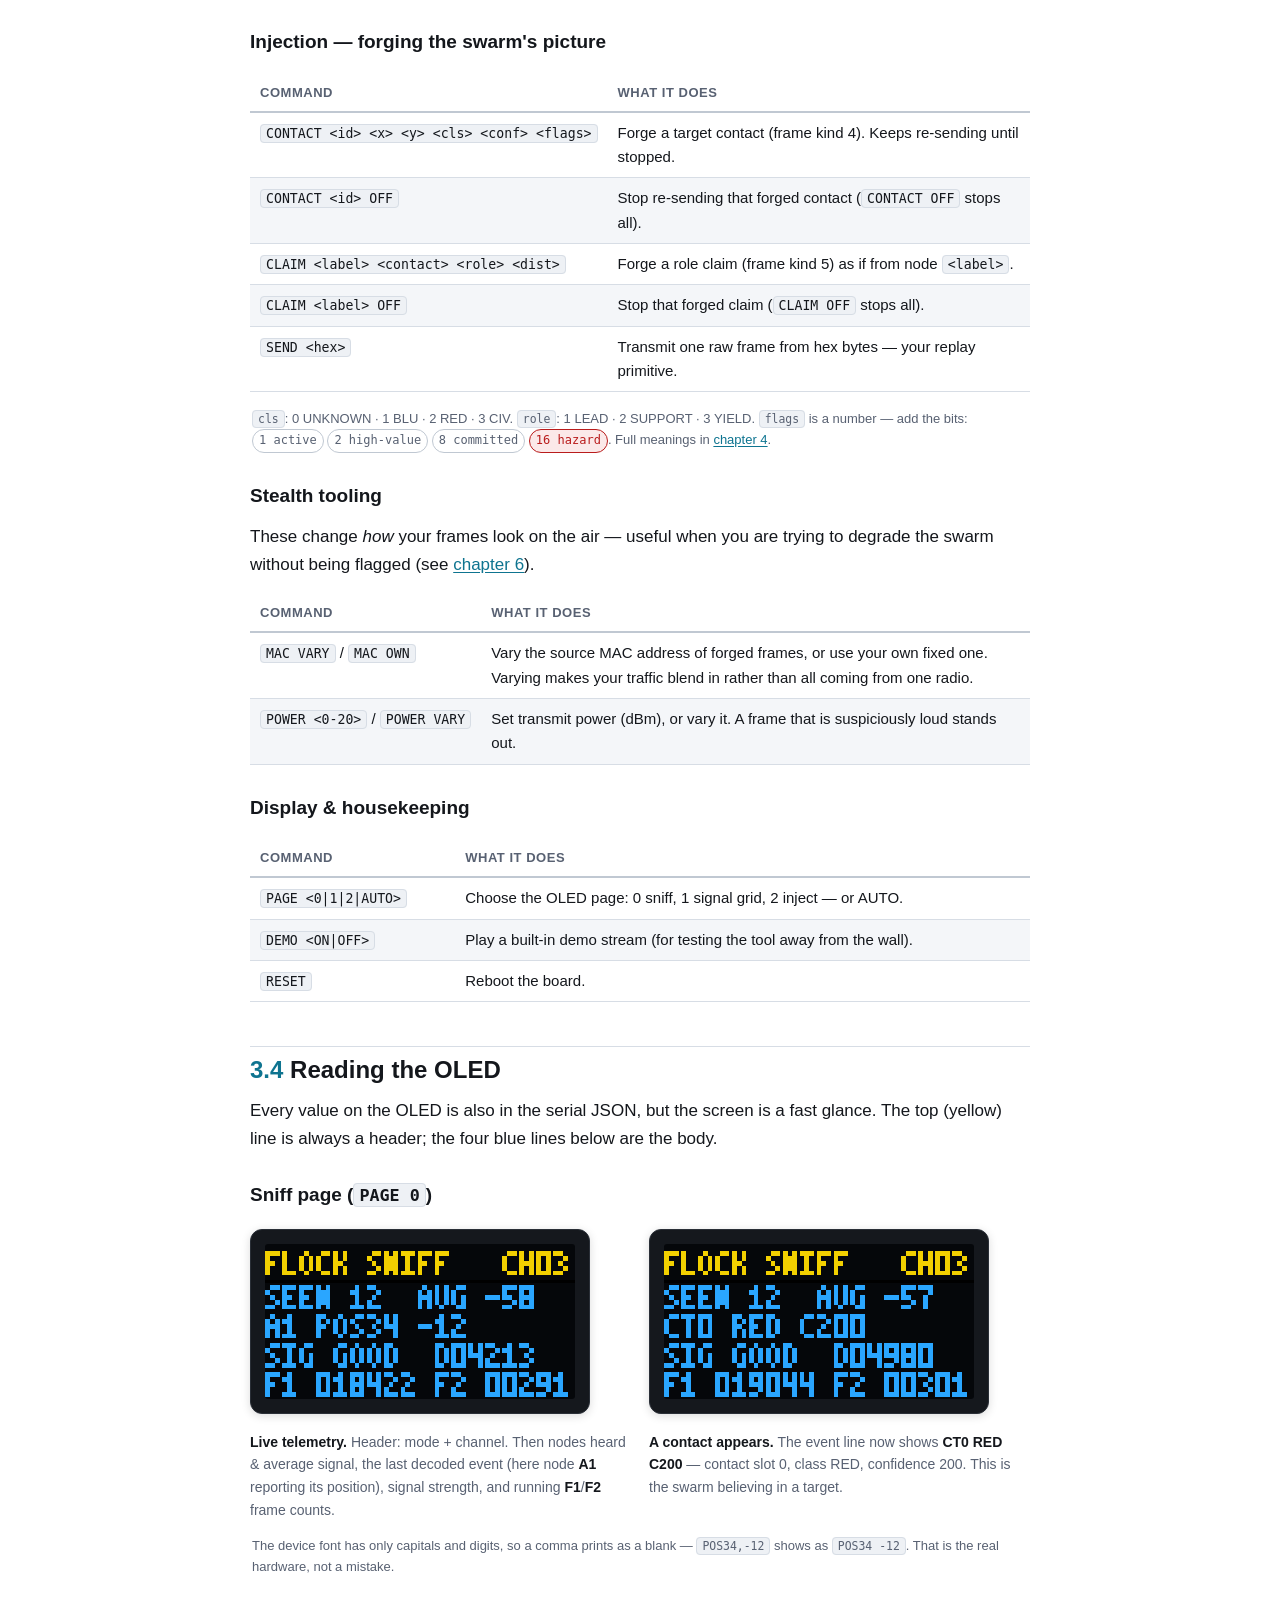
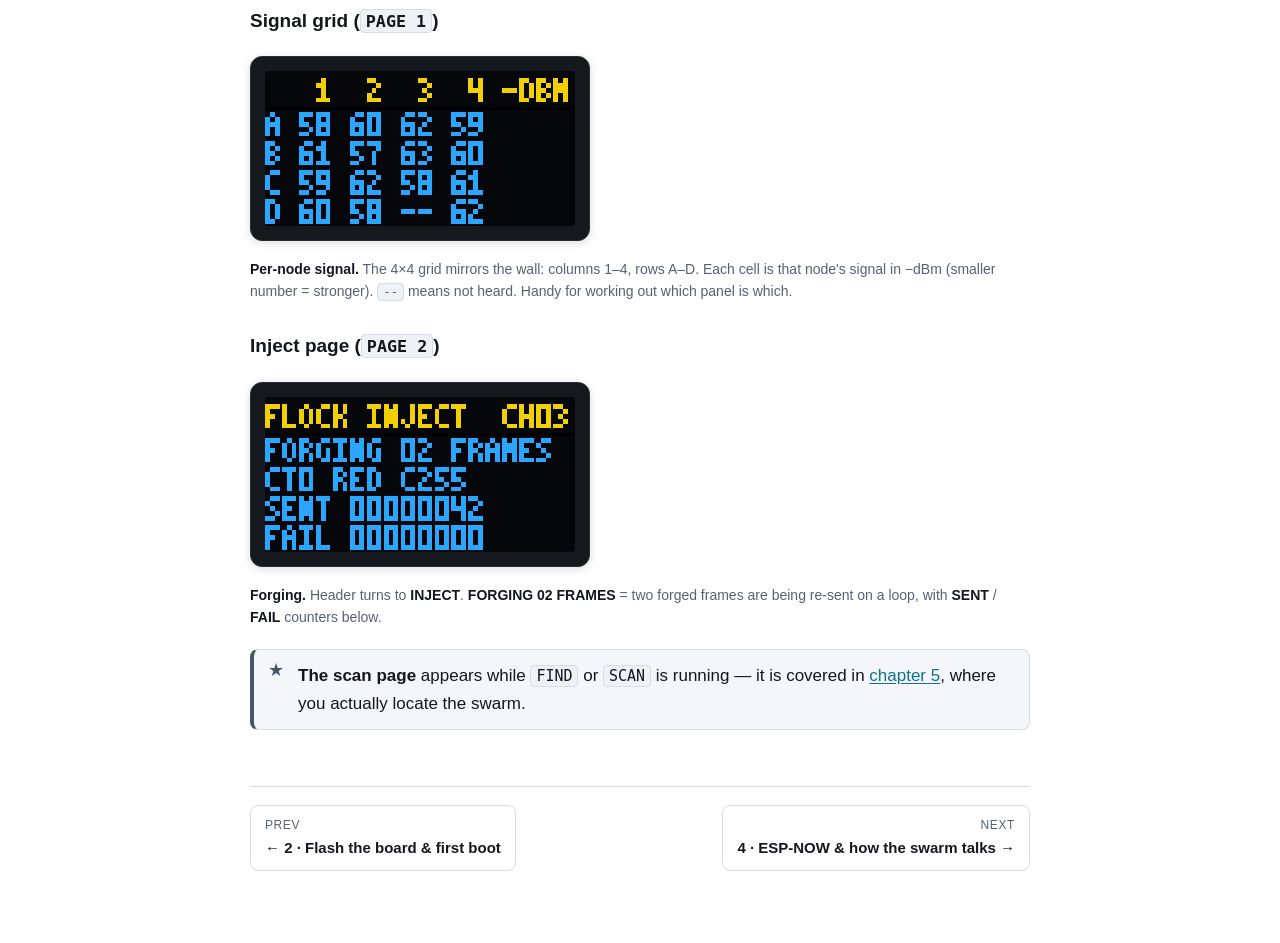
<file: docs/handbook/03-the-tool.html>
<!doctype html>
<html lang="en">
<head>
<meta charset="utf-8">
<meta name="viewport" content="width=device-width, initial-scale=1">
<title>3 · The tool and its screens — Flockinator Handbook</title>
<meta name="description" content="The sniffer+injector serial interface: the line contract, SNIFF vs INJECT modes, the full command reference, and every OLED screen.">
<link rel="stylesheet" href="assets/handbook.css">
</head>
<body>
<header class="topbar">
  <a class="brand" href="index.html"><span class="dot"></span>Flockinator&nbsp;Handbook</a>
  <nav><a href="index.html">Contents</a><a href="04-espnow.html">Next →</a></nav>
</header>

<main class="chapter">
  <p class="kicker">Chapter 3</p>
  <h1>The tool and its screens</h1>
  <p class="lede">Your board runs one program — a combined <b>sniffer and injector</b>. You drive it
  entirely over the serial port: you send short text commands, and it streams back one JSON object
  per line. This chapter is the reference you will keep open.</p>

  <h2><span class="num">3.1</span> The serial contract</h2>
  <p>The interface is deliberately simple, which is what makes it easy to script later.</p>
  <div class="diagram" aria-label="You send newline-terminated text commands to the board; it streams back one JSON object per line.">
    <svg viewBox="0 0 720 150" xmlns="http://www.w3.org/2000/svg" font-family="-apple-system,Segoe UI,Roboto,sans-serif">
      <rect x="20" y="40" width="150" height="70" rx="8" fill="#f4f6f9" stroke="#c0c8d2"/>
      <text x="95" y="68" text-anchor="middle" font-size="13" font-weight="700" fill="#14171c">Your laptop</text>
      <text x="95" y="88" text-anchor="middle" font-size="11" fill="#586172">picocom / Python</text>
      <rect x="550" y="40" width="150" height="70" rx="8" fill="#0d1117" stroke="#0e7490"/>
      <text x="625" y="68" text-anchor="middle" font-size="13" font-weight="700" fill="#7fd1e0">ESP8266</text>
      <text x="625" y="88" text-anchor="middle" font-size="11" fill="#f2d000">sniffer + injector</text>
      <!-- to board -->
      <line x1="170" y1="62" x2="548" y2="62" stroke="#0e7490" stroke-width="2" marker-end="url(#ar)"/>
      <text x="360" y="54" text-anchor="middle" font-size="12" fill="#0e7490" font-family="monospace">FIND\n   ·   CONTACT 0 40 10 2 255 17\n</text>
      <text x="360" y="77" text-anchor="middle" font-size="10.5" fill="#586172">commands — plain text, newline-terminated</text>
      <!-- from board -->
      <line x1="548" y1="92" x2="172" y2="92" stroke="#b45309" stroke-width="2" marker-end="url(#ar2)"/>
      <text x="360" y="110" text-anchor="middle" font-size="12" fill="#b45309" font-family="monospace">{"kind":"CONTACT","id":0,…}\n</text>
      <text x="360" y="128" text-anchor="middle" font-size="10.5" fill="#586172">responses &amp; captured frames — one JSON object per line</text>
      <defs>
        <marker id="ar" markerWidth="8" markerHeight="8" refX="7" refY="4" orient="auto"><path d="M0 0 L8 4 L0 8 z" fill="#0e7490"/></marker>
        <marker id="ar2" markerWidth="8" markerHeight="8" refX="7" refY="4" orient="auto"><path d="M0 0 L8 4 L0 8 z" fill="#b45309"/></marker>
      </defs>
    </svg>
  </div>
  <ul>
    <li><b>To the board:</b> a command as text, ending in a newline. Matching is exact and
      case-sensitive (<code>FIND</code>, not <code>find</code>), with no trailing spaces.</li>
    <li><b>From the board:</b> every captured frame <em>and</em> every command acknowledgement is a
      single JSON object on its own line. To read it from code you just read a line and parse it.</li>
  </ul>
  <div class="callout note"><p>That one-line-in / one-JSON-line-out shape is all you need to drive
  the board from a script — you will use it for timed replays and floods in
  <a href="06-attacks.html">chapter&nbsp;6</a>.</p></div>

  <h2><span class="num">3.2</span> Two modes, one radio</h2>
  <p>A single radio cannot listen and transmit at the same time, so the tool has two modes:</p>
  <ul>
    <li><b>SNIFF</b> — the default. It listens on one channel and streams every frame it hears.</li>
    <li><b>INJECT</b> — it transmits the frames you forge. Any injection command switches it into
      INJECT automatically; type <code>SNIFF</code> to go back to listening.</li>
  </ul>

  <h2><span class="num">3.3</span> Command reference</h2>
  <p>Type <code>HELP</code> on the board to print this list at any time.</p>

  <h3>Capture &amp; tuning</h3>
  <table class="t-cmd">
    <thead><tr><th>Command</th><th>What it does</th></tr></thead>
    <tbody>
      <tr><td><code>FIND &lt;ms&gt;</code></td><td>Scan every channel, then lock onto the one carrying the swarm. Optional dwell per channel in ms (default 1500).</td></tr>
      <tr><td><code>SCAN &lt;ms&gt;</code></td><td>Scan and report, but stay on your current channel (don't retune).</td></tr>
      <tr><td><code>CH &lt;1-13&gt;</code></td><td>Tune to a channel manually.</td></tr>
      <tr><td><code>SNIFF</code> / <code>INJECT</code></td><td>Switch mode.</td></tr>
      <tr><td><code>VERBOSE</code> / <code>QUIET</code></td><td>Turn the per-frame JSON stream on or off.</td></tr>
      <tr><td><code>RAW &lt;n&gt;</code></td><td>Dump the next <code>n</code> frames as raw hex — this is how you grab bytes to replay with <code>SEND</code>.</td></tr>
      <tr><td><code>STATS</code></td><td>Counters: frames seen and injected, broken down by kind.</td></tr>
    </tbody>
  </table>

  <h3>Injection — forging the swarm's picture</h3>
  <table class="t-cmd">
    <thead><tr><th>Command</th><th>What it does</th></tr></thead>
    <tbody>
      <tr><td><code>CONTACT &lt;id&gt; &lt;x&gt; &lt;y&gt; &lt;cls&gt; &lt;conf&gt; &lt;flags&gt;</code></td><td>Forge a target contact (frame kind 4). Keeps re-sending until stopped.</td></tr>
      <tr><td><code>CONTACT &lt;id&gt; OFF</code></td><td>Stop re-sending that forged contact (<code>CONTACT OFF</code> stops all).</td></tr>
      <tr><td><code>CLAIM &lt;label&gt; &lt;contact&gt; &lt;role&gt; &lt;dist&gt;</code></td><td>Forge a role claim (frame kind 5) as if from node <code>&lt;label&gt;</code>.</td></tr>
      <tr><td><code>CLAIM &lt;label&gt; OFF</code></td><td>Stop that forged claim (<code>CLAIM OFF</code> stops all).</td></tr>
      <tr><td><code>SEND &lt;hex&gt;</code></td><td>Transmit one raw frame from hex bytes — your replay primitive.</td></tr>
    </tbody>
  </table>
  <p class="caption"><code>cls</code>: 0 UNKNOWN · 1 BLU · 2 RED · 3 CIV.
    <code>role</code>: 1 LEAD · 2 SUPPORT · 3 YIELD.
    <code>flags</code> is a number — add the bits:
    <span class="chip">1 active</span> <span class="chip">2 high-value</span>
    <span class="chip">8 committed</span> <span class="chip hz">16 hazard</span>.
    Full meanings in <a href="04-espnow.html">chapter&nbsp;4</a>.</p>

  <h3>Stealth tooling</h3>
  <p>These change <em>how</em> your frames look on the air — useful when you are trying to degrade
  the swarm without being flagged (see <a href="06-attacks.html">chapter&nbsp;6</a>).</p>
  <table class="t-cmd">
    <thead><tr><th>Command</th><th>What it does</th></tr></thead>
    <tbody>
      <tr><td><code>MAC VARY</code> / <code>MAC OWN</code></td><td>Vary the source MAC address of forged frames, or use your own fixed one. Varying makes your traffic blend in rather than all coming from one radio.</td></tr>
      <tr><td><code>POWER &lt;0-20&gt;</code> / <code>POWER VARY</code></td><td>Set transmit power (dBm), or vary it. A frame that is suspiciously loud stands out.</td></tr>
    </tbody>
  </table>

  <h3>Display &amp; housekeeping</h3>
  <table class="t-cmd">
    <thead><tr><th>Command</th><th>What it does</th></tr></thead>
    <tbody>
      <tr><td><code>PAGE &lt;0|1|2|AUTO&gt;</code></td><td>Choose the OLED page: 0 sniff, 1 signal grid, 2 inject — or AUTO.</td></tr>
      <tr><td><code>DEMO &lt;ON|OFF&gt;</code></td><td>Play a built-in demo stream (for testing the tool away from the wall).</td></tr>
      <tr><td><code>RESET</code></td><td>Reboot the board.</td></tr>
    </tbody>
  </table>

  <h2><span class="num">3.4</span> Reading the OLED</h2>
  <p>Every value on the OLED is also in the serial JSON, but the screen is a fast glance. The top
  (yellow) line is always a header; the four blue lines below are the body.</p>

  <h3>Sniff page (<code>PAGE 0</code>)</h3>
  <div class="screen-row">
    <figure>
      <div class="screen"><img src="assets/screens/sniff-live.svg" alt="OLED: FLOCK SNIFF CH03, SEEN 12 AVG -58, A1 POS34 -12, SIG GOOD, frame counts"></div>
      <figcaption><b>Live telemetry.</b> Header: mode + channel. Then nodes heard &amp; average
      signal, the last decoded event (here node <b>A1</b> reporting its position), signal strength,
      and running <b>F1</b>/<b>F2</b> frame counts.</figcaption>
    </figure>
    <figure>
      <div class="screen"><img src="assets/screens/sniff-contact.svg" alt="OLED: sniff page showing CT0 RED C200 as the last event"></div>
      <figcaption><b>A contact appears.</b> The event line now shows <b>CT0 RED C200</b> — contact
      slot 0, class RED, confidence 200. This is the swarm believing in a target.</figcaption>
    </figure>
  </div>
  <p class="caption">The device font has only capitals and digits, so a comma prints as a blank —
  <code>POS34,-12</code> shows as <code>POS34 -12</code>. That is the real hardware, not a mistake.</p>

  <h3>Signal grid (<code>PAGE 1</code>)</h3>
  <figure>
    <div class="screen"><img src="assets/screens/rssi-matrix.svg" alt="OLED: a 4x4 grid of per-node signal strength, columns 1-4, rows A-D"></div>
    <figcaption><b>Per-node signal.</b> The 4&times;4 grid mirrors the wall: columns 1–4, rows A–D.
    Each cell is that node's signal in &minus;dBm (smaller number = stronger). <code>--</code> means
    not heard. Handy for working out which panel is which.</figcaption>
  </figure>

  <h3>Inject page (<code>PAGE 2</code>)</h3>
  <figure>
    <div class="screen"><img src="assets/screens/inject.svg" alt="OLED: FLOCK INJECT CH03, FORGING 02 FRAMES, CT0 RED C255, SENT and FAIL counters"></div>
    <figcaption><b>Forging.</b> Header turns to <b>INJECT</b>. <b>FORGING 02 FRAMES</b> = two forged
    frames are being re-sent on a loop, with <b>SENT</b> / <b>FAIL</b> counters below.</figcaption>
  </figure>

  <div class="callout key"><p><span class="h">The scan page</span> appears while <code>FIND</code>
  or <code>SCAN</code> is running — it is covered in <a href="05-scanning.html">chapter&nbsp;5</a>,
  where you actually locate the swarm.</p></div>

  <div class="pager">
    <a class="prev" href="02-flashing.html"><span class="lbl">Prev</span><span class="ttl">← 2 · Flash the board &amp; first boot</span></a>
    <a class="next" href="04-espnow.html"><span class="lbl">Next</span><span class="ttl">4 · ESP-NOW &amp; how the swarm talks →</span></a>
  </div>
</main>
</body>
</html>
</file>
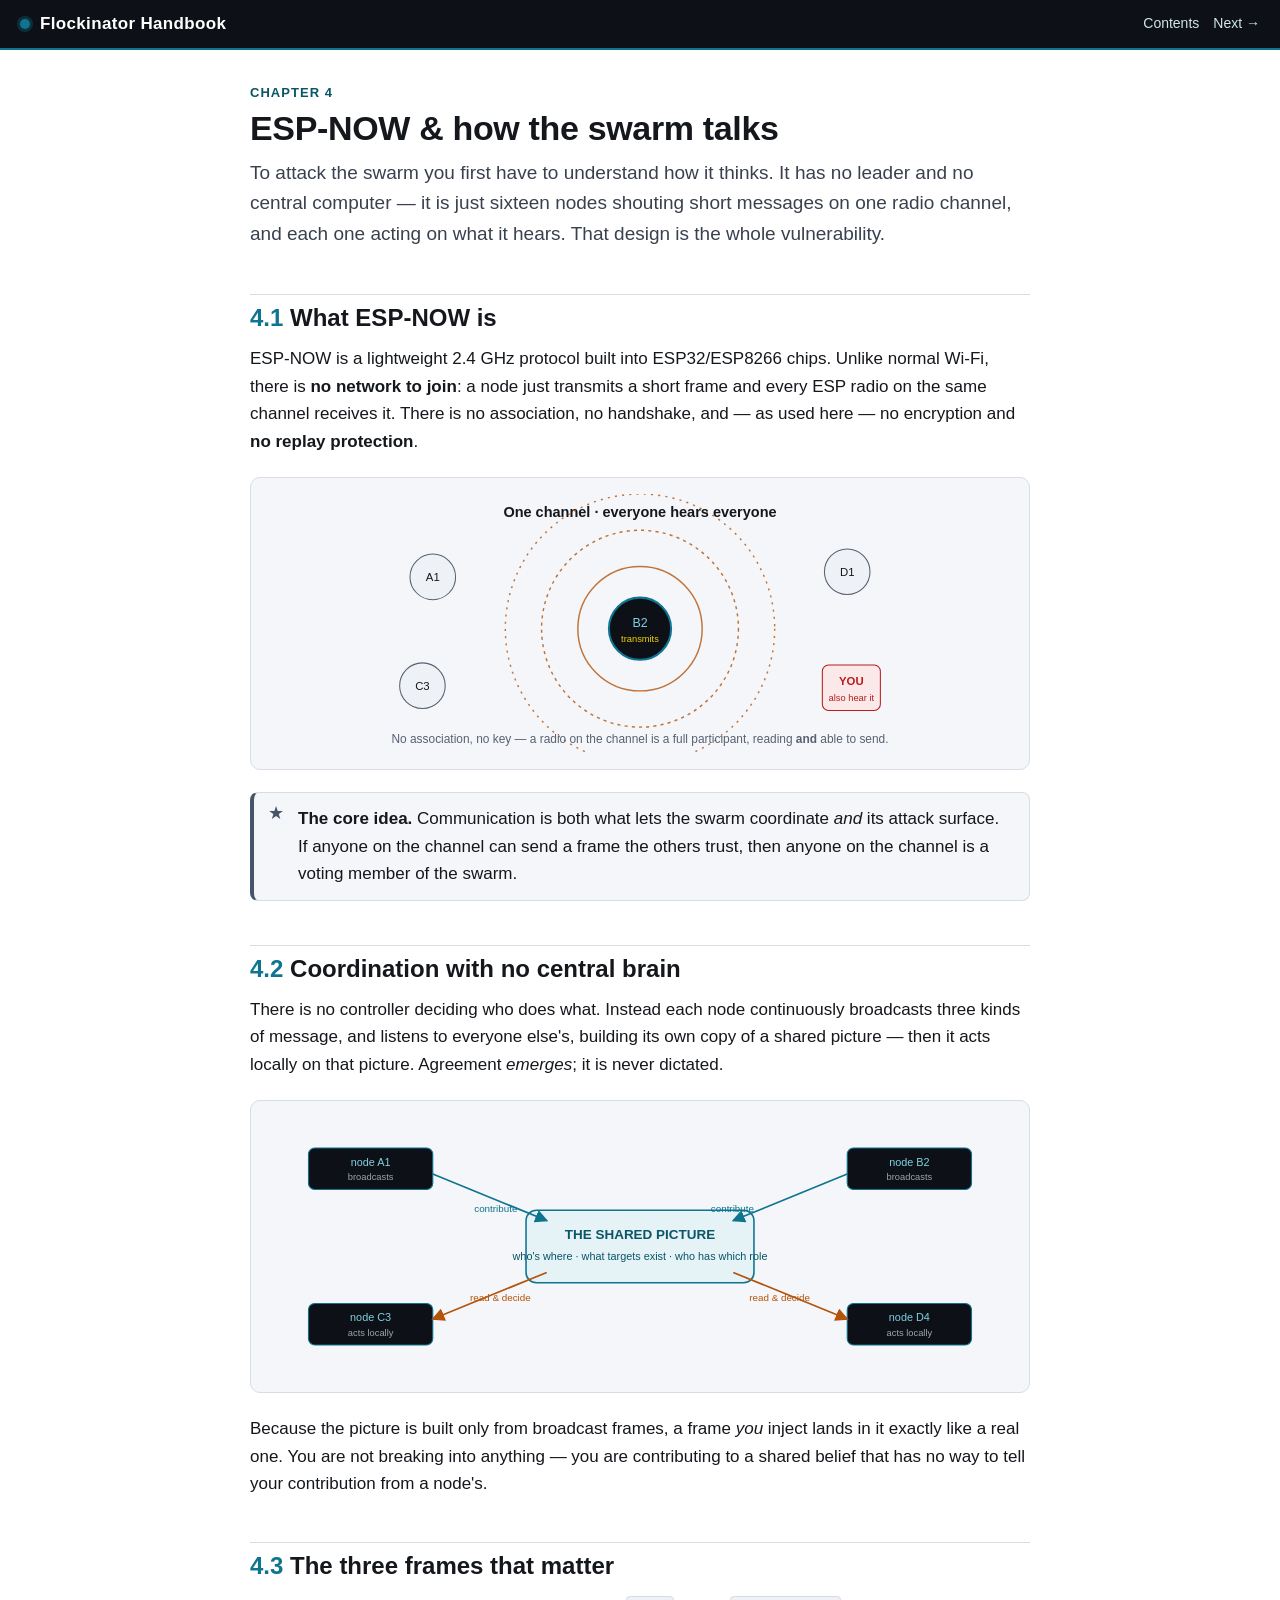
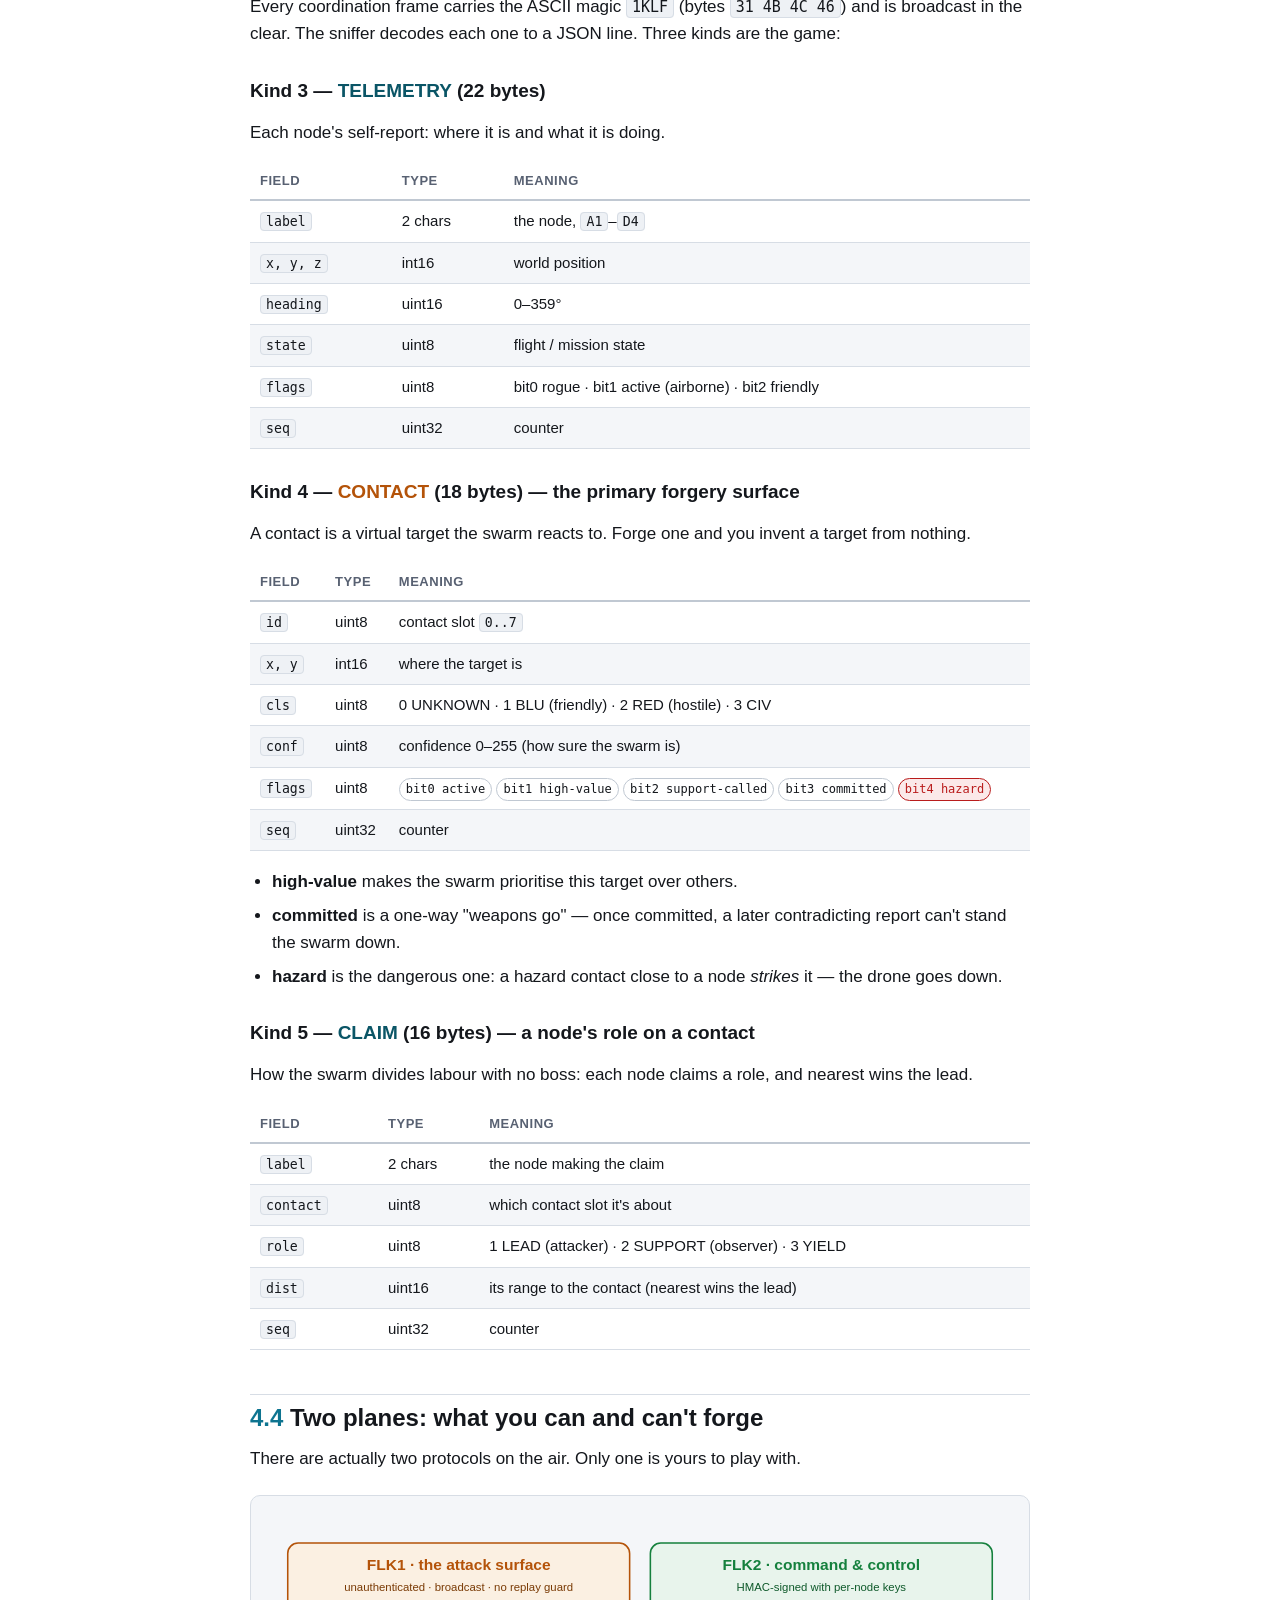
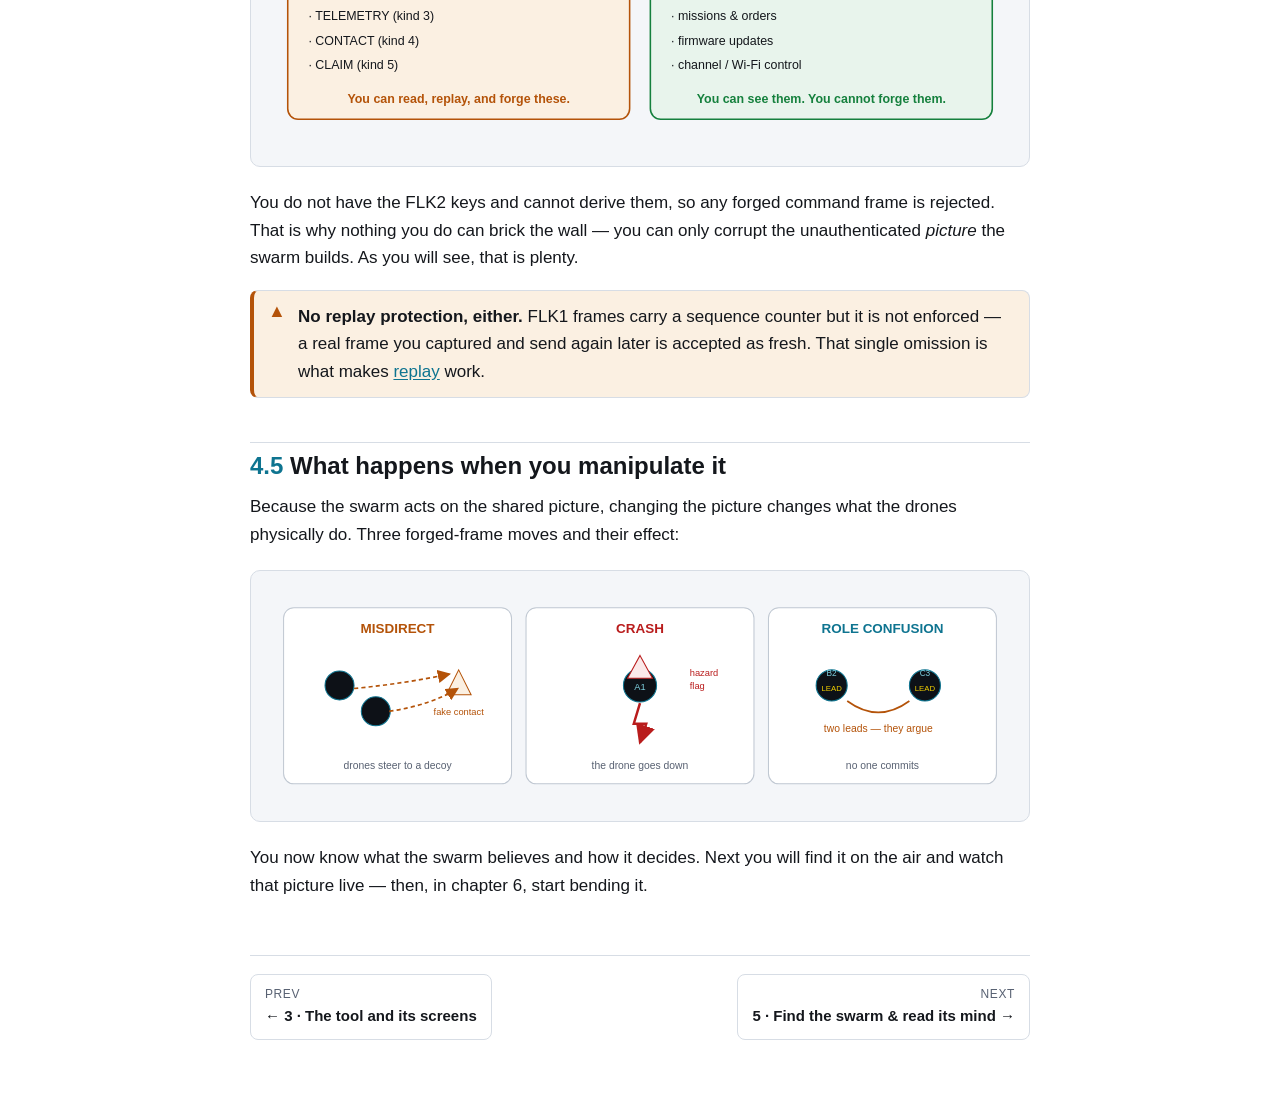
<file: docs/handbook/04-espnow.html>
<!doctype html>
<html lang="en">
<head>
<meta charset="utf-8">
<meta name="viewport" content="width=device-width, initial-scale=1">
<title>4 · ESP-NOW &amp; how the swarm talks — Flockinator Handbook</title>
<meta name="description" content="What ESP-NOW is, how the swarm coordinates with no central brain, the TELEM/CONTACT/CLAIM frames and their fields, the authenticated vs unauthenticated planes, and what manipulation does.">
<link rel="stylesheet" href="assets/handbook.css">
</head>
<body>
<header class="topbar">
  <a class="brand" href="index.html"><span class="dot"></span>Flockinator&nbsp;Handbook</a>
  <nav><a href="index.html">Contents</a><a href="05-scanning.html">Next →</a></nav>
</header>

<main class="chapter">
  <p class="kicker">Chapter 4</p>
  <h1>ESP-NOW &amp; how the swarm talks</h1>
  <p class="lede">To attack the swarm you first have to understand how it thinks. It has no leader
  and no central computer — it is just sixteen nodes shouting short messages on one radio channel,
  and each one acting on what it hears. That design is the whole vulnerability.</p>

  <h2><span class="num">4.1</span> What ESP-NOW is</h2>
  <p>ESP-NOW is a lightweight 2.4&nbsp;GHz protocol built into ESP32/ESP8266 chips. Unlike normal
  Wi-Fi, there is <b>no network to join</b>: a node just transmits a short frame and every ESP
  radio on the same channel receives it. There is no association, no handshake, and — as used
  here — no encryption and <b>no replay protection</b>.</p>

  <div class="diagram" aria-label="ESP-NOW is a broadcast: one node transmits and every radio on the channel, including the attacker, receives it equally.">
    <svg viewBox="0 0 720 250" xmlns="http://www.w3.org/2000/svg" font-family="-apple-system,Segoe UI,Roboto,sans-serif">
      <text x="360" y="22" text-anchor="middle" font-size="14" font-weight="700" fill="#14171c">One channel · everyone hears everyone</text>
      <!-- transmitting node -->
      <circle cx="360" cy="130" r="30" fill="#0d1117" stroke="#0e7490" stroke-width="2"/>
      <text x="360" y="128" text-anchor="middle" font-size="12" fill="#7fd1e0">B2</text>
      <text x="360" y="143" text-anchor="middle" font-size="9" fill="#f2d000">transmits</text>
      <!-- broadcast rings -->
      <g fill="none" stroke="#b45309" stroke-width="1.4" opacity="0.8">
        <circle cx="360" cy="130" r="60"/>
        <circle cx="360" cy="130" r="95" stroke-dasharray="3 4"/>
        <circle cx="360" cy="130" r="130" stroke-dasharray="2 5"/>
      </g>
      <!-- receivers -->
      <g font-size="11">
        <g><circle cx="160" cy="80" r="22" fill="#eef1f5" stroke="#586172"/><text x="160" y="84" text-anchor="middle" fill="#14171c">A1</text></g>
        <g><circle cx="150" cy="185" r="22" fill="#eef1f5" stroke="#586172"/><text x="150" y="189" text-anchor="middle" fill="#14171c">C3</text></g>
        <g><circle cx="560" cy="75" r="22" fill="#eef1f5" stroke="#586172"/><text x="560" y="79" text-anchor="middle" fill="#14171c">D1</text></g>
        <!-- attacker -->
        <g><rect x="536" y="165" width="56" height="44" rx="6" fill="#fbe9e9" stroke="#b91c1c"/><text x="564" y="184" text-anchor="middle" fill="#b91c1c" font-weight="700">YOU</text><text x="564" y="200" text-anchor="middle" font-size="9" fill="#b91c1c">also hear it</text></g>
      </g>
      <text x="360" y="240" text-anchor="middle" font-size="11.5" fill="#586172">No association, no key — a radio on the channel is a full participant, reading <tspan font-weight="700">and</tspan> able to send.</text>
    </svg>
  </div>

  <div class="callout key"><p><span class="h">The core idea.</span> Communication is both what lets the
  swarm coordinate <em>and</em> its attack surface. If anyone on the channel can send a frame the
  others trust, then anyone on the channel is a voting member of the swarm.</p></div>

  <h2><span class="num">4.2</span> Coordination with no central brain</h2>
  <p>There is no controller deciding who does what. Instead each node continuously broadcasts three
  kinds of message, and listens to everyone else's, building its own copy of a shared picture —
  then it acts locally on that picture. Agreement <em>emerges</em>; it is never dictated.</p>

  <div class="diagram" aria-label="Each node broadcasts telemetry, contacts, and claims into a shared picture that every node reads and acts on locally.">
    <svg viewBox="0 0 720 250" xmlns="http://www.w3.org/2000/svg" font-family="-apple-system,Segoe UI,Roboto,sans-serif">
      <!-- shared picture -->
      <rect x="250" y="90" width="220" height="70" rx="10" fill="#e5f3f6" stroke="#0e7490" stroke-width="1.5"/>
      <text x="360" y="118" text-anchor="middle" font-size="13" font-weight="700" fill="#0a5566">THE SHARED PICTURE</text>
      <text x="360" y="138" text-anchor="middle" font-size="10.5" fill="#0a5566">who's where · what targets exist · who has which role</text>
      <!-- nodes contributing -->
      <g font-size="10.5">
        <g><rect x="40" y="30" width="120" height="40" rx="6" fill="#0d1117" stroke="#0e7490"/><text x="100" y="47" text-anchor="middle" fill="#7fd1e0">node A1</text><text x="100" y="61" text-anchor="middle" fill="#9aa4b2" font-size="9">broadcasts</text></g>
        <g><rect x="560" y="30" width="120" height="40" rx="6" fill="#0d1117" stroke="#0e7490"/><text x="620" y="47" text-anchor="middle" fill="#7fd1e0">node B2</text><text x="620" y="61" text-anchor="middle" fill="#9aa4b2" font-size="9">broadcasts</text></g>
        <g><rect x="40" y="180" width="120" height="40" rx="6" fill="#0d1117" stroke="#0e7490"/><text x="100" y="197" text-anchor="middle" fill="#7fd1e0">node C3</text><text x="100" y="211" text-anchor="middle" fill="#9aa4b2" font-size="9">acts locally</text></g>
        <g><rect x="560" y="180" width="120" height="40" rx="6" fill="#0d1117" stroke="#0e7490"/><text x="620" y="197" text-anchor="middle" fill="#7fd1e0">node D4</text><text x="620" y="211" text-anchor="middle" fill="#9aa4b2" font-size="9">acts locally</text></g>
      </g>
      <g stroke-width="1.6" fill="none">
        <line x1="160" y1="55" x2="270" y2="100" stroke="#0e7490" marker-end="url(#a)"/>
        <line x1="560" y1="55" x2="450" y2="100" stroke="#0e7490" marker-end="url(#a)"/>
        <line x1="270" y1="150" x2="160" y2="195" stroke="#b45309" marker-end="url(#b)"/>
        <line x1="450" y1="150" x2="560" y2="195" stroke="#b45309" marker-end="url(#b)"/>
      </g>
      <text x="200" y="92" font-size="9.5" fill="#0e7490">contribute</text>
      <text x="470" y="92" text-anchor="end" font-size="9.5" fill="#0e7490">contribute</text>
      <text x="196" y="178" font-size="9.5" fill="#b45309">read &amp; decide</text>
      <text x="524" y="178" text-anchor="end" font-size="9.5" fill="#b45309">read &amp; decide</text>
      <defs>
        <marker id="a" markerWidth="8" markerHeight="8" refX="7" refY="4" orient="auto"><path d="M0 0 L8 4 L0 8 z" fill="#0e7490"/></marker>
        <marker id="b" markerWidth="8" markerHeight="8" refX="7" refY="4" orient="auto"><path d="M0 0 L8 4 L0 8 z" fill="#b45309"/></marker>
      </defs>
    </svg>
  </div>
  <p>Because the picture is built only from broadcast frames, a frame <em>you</em> inject lands in
  it exactly like a real one. You are not breaking into anything — you are contributing to a shared
  belief that has no way to tell your contribution from a node's.</p>

  <h2><span class="num">4.3</span> The three frames that matter</h2>
  <p>Every coordination frame carries the ASCII magic <code>1KLF</code> (bytes
  <code>31 4B 4C 46</code>) and is broadcast in the clear. The sniffer decodes each one to a JSON
  line. Three kinds are the game:</p>

  <h3>Kind 3 — <span style="color:var(--teal-ink)">TELEMETRY</span> (22 bytes)</h3>
  <p>Each node's self-report: where it is and what it is doing.</p>
  <table>
    <thead><tr><th>Field</th><th>Type</th><th>Meaning</th></tr></thead>
    <tbody>
      <tr><td><code>label</code></td><td>2 chars</td><td>the node, <code>A1</code>–<code>D4</code></td></tr>
      <tr><td><code>x, y, z</code></td><td>int16</td><td>world position</td></tr>
      <tr><td><code>heading</code></td><td>uint16</td><td>0–359°</td></tr>
      <tr><td><code>state</code></td><td>uint8</td><td>flight / mission state</td></tr>
      <tr><td><code>flags</code></td><td>uint8</td><td>bit0 rogue · bit1 active (airborne) · bit2 friendly</td></tr>
      <tr><td><code>seq</code></td><td>uint32</td><td>counter</td></tr>
    </tbody>
  </table>

  <h3>Kind 4 — <span style="color:var(--warn)">CONTACT</span> (18 bytes) — the primary forgery surface</h3>
  <p>A contact is a virtual target the swarm reacts to. Forge one and you invent a target from
  nothing.</p>
  <table>
    <thead><tr><th>Field</th><th>Type</th><th>Meaning</th></tr></thead>
    <tbody>
      <tr><td><code>id</code></td><td>uint8</td><td>contact slot <code>0..7</code></td></tr>
      <tr><td><code>x, y</code></td><td>int16</td><td>where the target is</td></tr>
      <tr><td><code>cls</code></td><td>uint8</td><td>0 UNKNOWN · 1 BLU (friendly) · 2 RED (hostile) · 3 CIV</td></tr>
      <tr><td><code>conf</code></td><td>uint8</td><td>confidence 0–255 (how sure the swarm is)</td></tr>
      <tr><td><code>flags</code></td><td>uint8</td><td><span class="chip">bit0 active</span> <span class="chip">bit1 high-value</span> <span class="chip">bit2 support-called</span> <span class="chip">bit3 committed</span> <span class="chip hz">bit4 hazard</span></td></tr>
      <tr><td><code>seq</code></td><td>uint32</td><td>counter</td></tr>
    </tbody>
  </table>
  <ul>
    <li><b>high-value</b> makes the swarm prioritise this target over others.</li>
    <li><b>committed</b> is a one-way "weapons go" — once committed, a later contradicting report
      can't stand the swarm down.</li>
    <li><b>hazard</b> is the dangerous one: a hazard contact close to a node <em>strikes</em> it —
      the drone goes down.</li>
  </ul>

  <h3>Kind 5 — <span style="color:var(--teal-ink)">CLAIM</span> (16 bytes) — a node's role on a contact</h3>
  <p>How the swarm divides labour with no boss: each node claims a role, and nearest wins the lead.</p>
  <table>
    <thead><tr><th>Field</th><th>Type</th><th>Meaning</th></tr></thead>
    <tbody>
      <tr><td><code>label</code></td><td>2 chars</td><td>the node making the claim</td></tr>
      <tr><td><code>contact</code></td><td>uint8</td><td>which contact slot it's about</td></tr>
      <tr><td><code>role</code></td><td>uint8</td><td>1 LEAD (attacker) · 2 SUPPORT (observer) · 3 YIELD</td></tr>
      <tr><td><code>dist</code></td><td>uint16</td><td>its range to the contact (nearest wins the lead)</td></tr>
      <tr><td><code>seq</code></td><td>uint32</td><td>counter</td></tr>
    </tbody>
  </table>

  <h2><span class="num">4.4</span> Two planes: what you can and can't forge</h2>
  <p>There are actually two protocols on the air. Only one is yours to play with.</p>

  <div class="diagram" aria-label="FLK1 coordination frames are unauthenticated and forgeable; FLK2 command frames are HMAC-signed and cannot be forged.">
    <svg viewBox="0 0 720 230" xmlns="http://www.w3.org/2000/svg" font-family="-apple-system,Segoe UI,Roboto,sans-serif">
      <!-- FLK1 -->
      <rect x="20" y="30" width="330" height="170" rx="10" fill="#fbf0e2" stroke="#b45309" stroke-width="1.5"/>
      <text x="185" y="56" text-anchor="middle" font-size="15" font-weight="700" fill="#b45309">FLK1 · the attack surface</text>
      <text x="185" y="76" text-anchor="middle" font-size="11" fill="#7a3b06">unauthenticated · broadcast · no replay guard</text>
      <g font-size="12" fill="#14171c">
        <text x="40" y="104">· TELEMETRY (kind 3)</text>
        <text x="40" y="128">· CONTACT (kind 4)</text>
        <text x="40" y="152">· CLAIM (kind 5)</text>
      </g>
      <text x="185" y="184" text-anchor="middle" font-size="12" font-weight="700" fill="#b45309">You can read, replay, and forge these.</text>
      <!-- FLK2 -->
      <rect x="370" y="30" width="330" height="170" rx="10" fill="#e8f4ec" stroke="#15803d" stroke-width="1.5"/>
      <text x="535" y="56" text-anchor="middle" font-size="15" font-weight="700" fill="#15803d">FLK2 · command &amp; control</text>
      <text x="535" y="76" text-anchor="middle" font-size="11" fill="#0f5a2b">HMAC-signed with per-node keys</text>
      <g font-size="12" fill="#14171c">
        <text x="390" y="104">· missions &amp; orders</text>
        <text x="390" y="128">· firmware updates</text>
        <text x="390" y="152">· channel / Wi-Fi control</text>
      </g>
      <text x="535" y="184" text-anchor="middle" font-size="12" font-weight="700" fill="#15803d">You can see them. You cannot forge them.</text>
    </svg>
  </div>
  <p>You do not have the FLK2 keys and cannot derive them, so any forged command frame is rejected.
  That is why nothing you do can brick the wall — you can only corrupt the unauthenticated
  <em>picture</em> the swarm builds. As you will see, that is plenty.</p>
  <div class="callout warn"><p><span class="h">No replay protection, either.</span> FLK1 frames carry a
  sequence counter but it is not enforced — a real frame you captured and send again later is
  accepted as fresh. That single omission is what makes <a href="06-attacks.html">replay</a> work.</p></div>

  <h2><span class="num">4.5</span> What happens when you manipulate it</h2>
  <p>Because the swarm acts on the shared picture, changing the picture changes what the drones
  physically do. Three forged-frame moves and their effect:</p>

  <div class="diagram" aria-label="A forged contact misdirects drones; a hazard-flagged contact crashes a drone; forged claims cause role confusion.">
    <svg viewBox="0 0 720 210" xmlns="http://www.w3.org/2000/svg" font-family="-apple-system,Segoe UI,Roboto,sans-serif">
      <!-- misdirect -->
      <g>
        <rect x="16" y="20" width="220" height="170" rx="10" fill="#fff" stroke="#c0c8d2"/>
        <text x="126" y="44" text-anchor="middle" font-size="13" font-weight="700" fill="#b45309">MISDIRECT</text>
        <circle cx="70" cy="95" r="14" fill="#0d1117" stroke="#0e7490"/>
        <circle cx="105" cy="120" r="14" fill="#0d1117" stroke="#0e7490"/>
        <polygon points="185,80 197,104 173,104" fill="#fbf0e2" stroke="#b45309"/>
        <text x="185" y="124" text-anchor="middle" font-size="9" fill="#b45309">fake contact</text>
        <path d="M84 98 q50 -5 92 -14" fill="none" stroke="#b45309" stroke-width="1.6" stroke-dasharray="4 3" marker-end="url(#m)"/>
        <path d="M118 120 q40 -6 66 -22" fill="none" stroke="#b45309" stroke-width="1.6" stroke-dasharray="4 3" marker-end="url(#m)"/>
        <text x="126" y="176" text-anchor="middle" font-size="10" fill="#586172">drones steer to a decoy</text>
      </g>
      <!-- crash -->
      <g>
        <rect x="250" y="20" width="220" height="170" rx="10" fill="#fff" stroke="#c0c8d2"/>
        <text x="360" y="44" text-anchor="middle" font-size="13" font-weight="700" fill="#b91c1c">CRASH</text>
        <circle cx="360" cy="95" r="16" fill="#0d1117" stroke="#0e7490"/>
        <text x="360" y="99" text-anchor="middle" font-size="9" fill="#7fd1e0">A1</text>
        <polygon points="360,66 372,88 348,88" fill="#fbe9e9" stroke="#b91c1c"/>
        <text x="408" y="86" font-size="9" fill="#b91c1c">hazard</text>
        <text x="408" y="98" font-size="9" fill="#b91c1c">flag</text>
        <path d="M360 112 l-6 20 l12 0 l-6 18" fill="none" stroke="#b91c1c" stroke-width="2.4" marker-end="url(#d)"/>
        <text x="360" y="176" text-anchor="middle" font-size="10" fill="#586172">the drone goes down</text>
      </g>
      <!-- role confusion -->
      <g>
        <rect x="484" y="20" width="220" height="170" rx="10" fill="#fff" stroke="#c0c8d2"/>
        <text x="594" y="44" text-anchor="middle" font-size="13" font-weight="700" fill="#0e7490">ROLE CONFUSION</text>
        <circle cx="545" cy="95" r="15" fill="#0d1117" stroke="#0e7490"/>
        <text x="545" y="86" text-anchor="middle" font-size="8" fill="#7fd1e0">B2</text>
        <text x="545" y="100" text-anchor="middle" font-size="7.5" fill="#f2d000">LEAD</text>
        <circle cx="635" cy="95" r="15" fill="#0d1117" stroke="#0e7490"/>
        <text x="635" y="86" text-anchor="middle" font-size="8" fill="#7fd1e0">C3</text>
        <text x="635" y="100" text-anchor="middle" font-size="7.5" fill="#f2d000">LEAD</text>
        <path d="M560 110 q30 22 60 0" fill="none" stroke="#b45309" stroke-width="1.6"/>
        <text x="590" y="140" text-anchor="middle" font-size="10" fill="#b45309">two leads — they argue</text>
        <text x="594" y="176" text-anchor="middle" font-size="10" fill="#586172">no one commits</text>
      </g>
      <defs>
        <marker id="m" markerWidth="8" markerHeight="8" refX="7" refY="4" orient="auto"><path d="M0 0 L8 4 L0 8 z" fill="#b45309"/></marker>
        <marker id="d" markerWidth="8" markerHeight="8" refX="7" refY="4" orient="auto"><path d="M0 0 L8 4 L0 8 z" fill="#b91c1c"/></marker>
      </defs>
    </svg>
  </div>
  <p>You now know what the swarm believes and how it decides. Next you will find it on the air and
  watch that picture live — then, in chapter 6, start bending it.</p>

  <div class="pager">
    <a class="prev" href="03-the-tool.html"><span class="lbl">Prev</span><span class="ttl">← 3 · The tool and its screens</span></a>
    <a class="next" href="05-scanning.html"><span class="lbl">Next</span><span class="ttl">5 · Find the swarm &amp; read its mind →</span></a>
  </div>
</main>
</body>
</html>
</file>
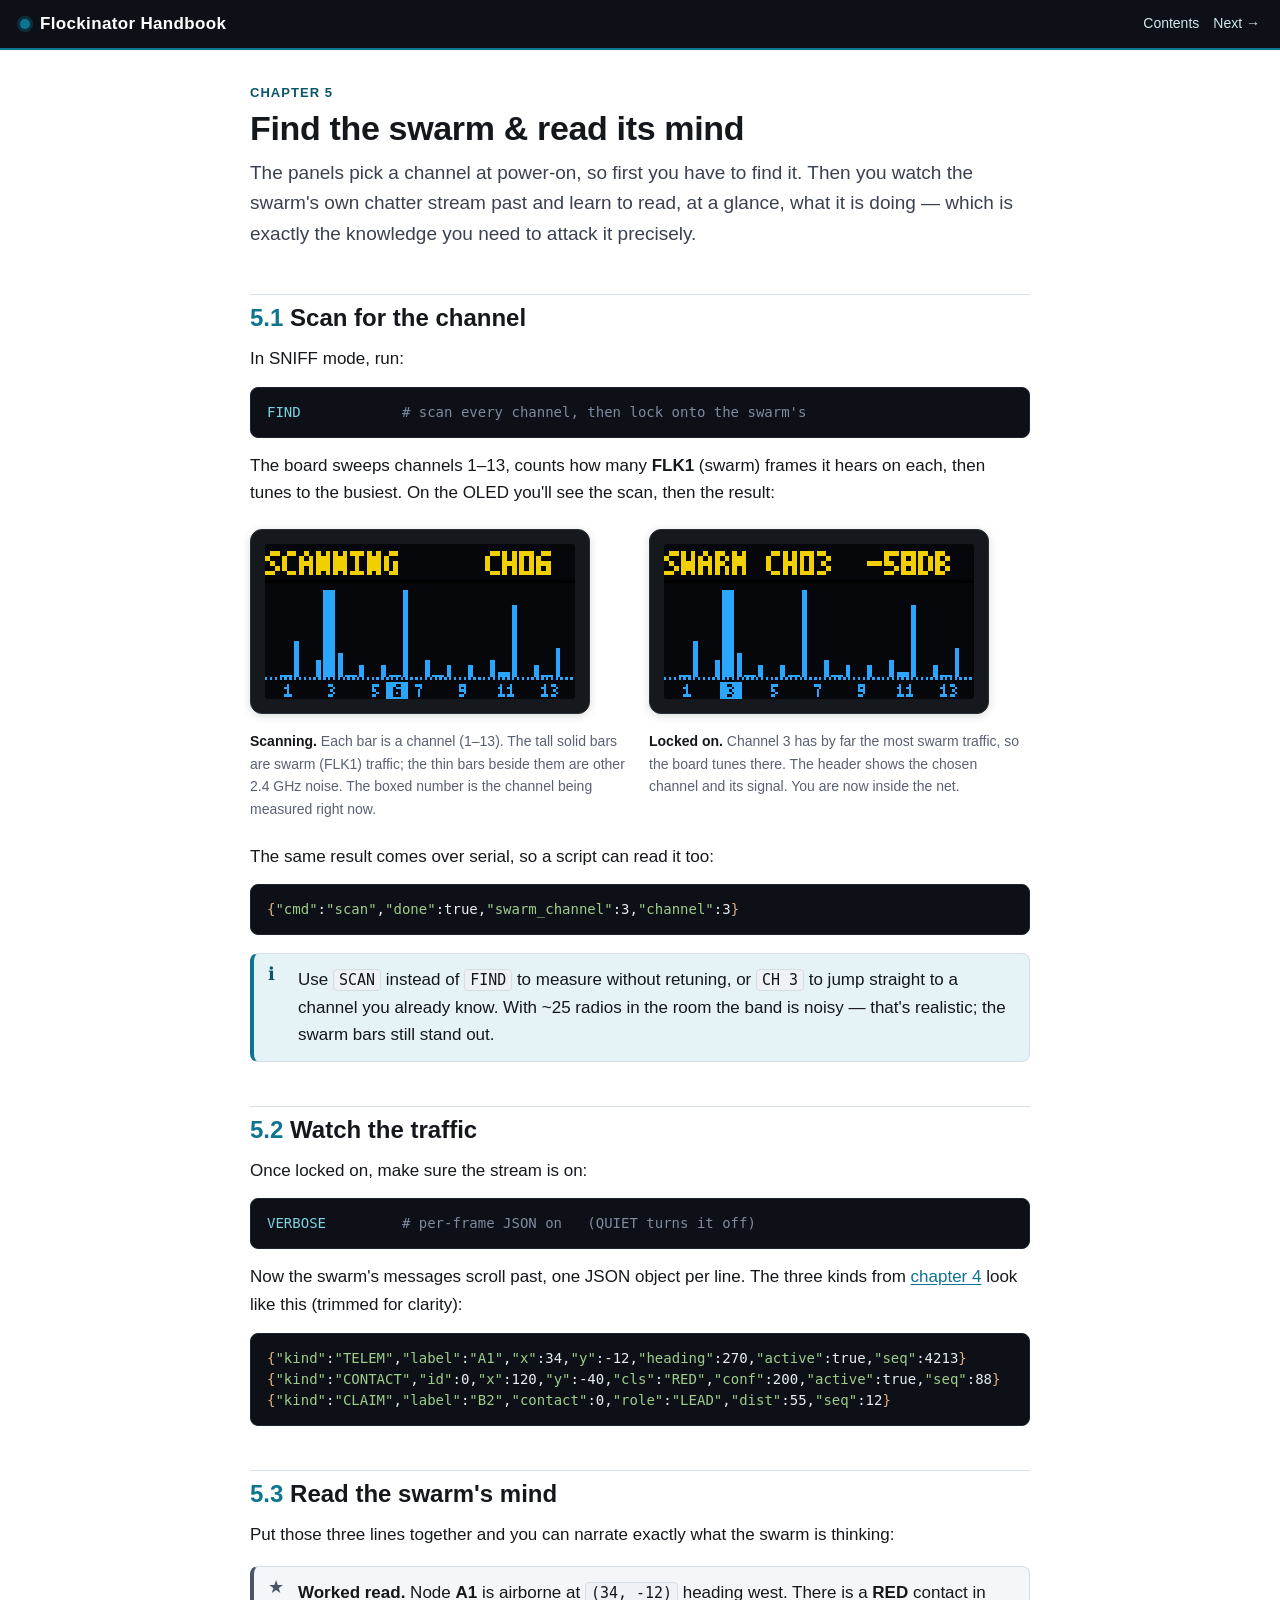
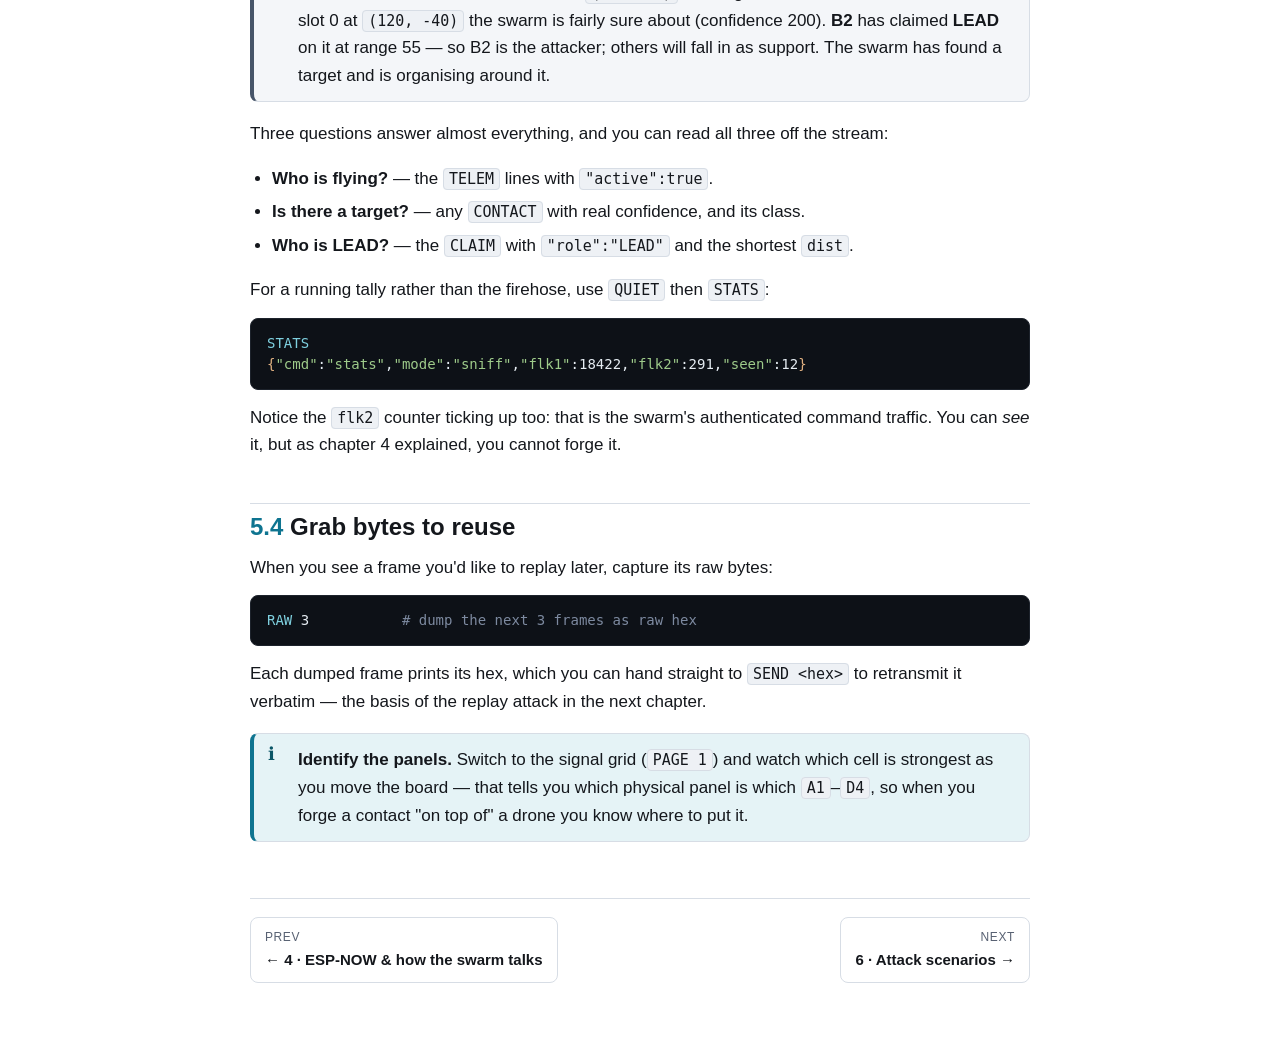
<file: docs/handbook/05-scanning.html>
<!doctype html>
<html lang="en">
<head>
<meta charset="utf-8">
<meta name="viewport" content="width=device-width, initial-scale=1">
<title>5 · Find the swarm &amp; read its mind — Flockinator Handbook</title>
<meta name="description" content="Scan for the swarm's channel with FIND, read the bar chart and JSON, and interpret the live swarm picture.">
<link rel="stylesheet" href="assets/handbook.css">
</head>
<body>
<header class="topbar">
  <a class="brand" href="index.html"><span class="dot"></span>Flockinator&nbsp;Handbook</a>
  <nav><a href="index.html">Contents</a><a href="06-attacks.html">Next →</a></nav>
</header>

<main class="chapter">
  <p class="kicker">Chapter 5</p>
  <h1>Find the swarm &amp; read its mind</h1>
  <p class="lede">The panels pick a channel at power-on, so first you have to find it. Then you watch
  the swarm's own chatter stream past and learn to read, at a glance, what it is doing — which is
  exactly the knowledge you need to attack it precisely.</p>

  <h2><span class="num">5.1</span> Scan for the channel</h2>
  <p>In SNIFF mode, run:</p>
  <pre><code><span class="k">FIND</span>            <span class="c"># scan every channel, then lock onto the swarm's</span></code></pre>
  <p>The board sweeps channels 1–13, counts how many <b>FLK1</b> (swarm) frames it hears on each,
  then tunes to the busiest. On the OLED you'll see the scan, then the result:</p>

  <div class="screen-row">
    <figure>
      <div class="screen"><img src="assets/screens/scan-running.svg" alt="OLED: SCANNING CH06 with a bar chart of per-channel activity"></div>
      <figcaption><b>Scanning.</b> Each bar is a channel (1–13). The tall solid bars are swarm
      (FLK1) traffic; the thin bars beside them are other 2.4&nbsp;GHz noise. The boxed number is
      the channel being measured right now.</figcaption>
    </figure>
    <figure>
      <div class="screen"><img src="assets/screens/scan-done.svg" alt="OLED: SWARM CH03 -58DB with channel 3 marked as the winner"></div>
      <figcaption><b>Locked on.</b> Channel 3 has by far the most swarm traffic, so the board tunes
      there. The header shows the chosen channel and its signal. You are now inside the net.</figcaption>
    </figure>
  </div>

  <p>The same result comes over serial, so a script can read it too:</p>
  <pre><code><span class="o">{</span><span class="s">"cmd"</span>:<span class="s">"scan"</span>,<span class="s">"done"</span>:true,<span class="s">"swarm_channel"</span>:3,<span class="s">"channel"</span>:3<span class="o">}</span></code></pre>
  <div class="callout note"><p>Use <code>SCAN</code> instead of <code>FIND</code> to measure without
  retuning, or <code>CH 3</code> to jump straight to a channel you already know. With ~25 radios in
  the room the band is noisy — that's realistic; the swarm bars still stand out.</p></div>

  <h2><span class="num">5.2</span> Watch the traffic</h2>
  <p>Once locked on, make sure the stream is on:</p>
  <pre><code><span class="k">VERBOSE</span>         <span class="c"># per-frame JSON on   (QUIET turns it off)</span></code></pre>
  <p>Now the swarm's messages scroll past, one JSON object per line. The three kinds from
  <a href="04-espnow.html">chapter&nbsp;4</a> look like this (trimmed for clarity):</p>
  <pre><code><span class="o">{</span><span class="s">"kind"</span>:<span class="s">"TELEM"</span>,<span class="s">"label"</span>:<span class="s">"A1"</span>,<span class="s">"x"</span>:34,<span class="s">"y"</span>:-12,<span class="s">"heading"</span>:270,<span class="s">"active"</span>:true,<span class="s">"seq"</span>:4213<span class="o">}</span>
<span class="o">{</span><span class="s">"kind"</span>:<span class="s">"CONTACT"</span>,<span class="s">"id"</span>:0,<span class="s">"x"</span>:120,<span class="s">"y"</span>:-40,<span class="s">"cls"</span>:<span class="s">"RED"</span>,<span class="s">"conf"</span>:200,<span class="s">"active"</span>:true,<span class="s">"seq"</span>:88<span class="o">}</span>
<span class="o">{</span><span class="s">"kind"</span>:<span class="s">"CLAIM"</span>,<span class="s">"label"</span>:<span class="s">"B2"</span>,<span class="s">"contact"</span>:0,<span class="s">"role"</span>:<span class="s">"LEAD"</span>,<span class="s">"dist"</span>:55,<span class="s">"seq"</span>:12<span class="o">}</span></code></pre>

  <h2><span class="num">5.3</span> Read the swarm's mind</h2>
  <p>Put those three lines together and you can narrate exactly what the swarm is thinking:</p>
  <div class="callout key">
    <p><span class="h">Worked read.</span> Node <b>A1</b> is airborne at <code>(34, -12)</code> heading
    west. There is a <b>RED</b> contact in slot&nbsp;0 at <code>(120, -40)</code> the swarm is fairly
    sure about (confidence 200). <b>B2</b> has claimed <b>LEAD</b> on it at range 55 — so B2 is the
    attacker; others will fall in as support. The swarm has found a target and is organising around
    it.</p>
  </div>
  <p>Three questions answer almost everything, and you can read all three off the stream:</p>
  <ul>
    <li><b>Who is flying?</b> — the <code>TELEM</code> lines with <code>"active":true</code>.</li>
    <li><b>Is there a target?</b> — any <code>CONTACT</code> with real confidence, and its class.</li>
    <li><b>Who is LEAD?</b> — the <code>CLAIM</code> with <code>"role":"LEAD"</code> and the
      shortest <code>dist</code>.</li>
  </ul>
  <p>For a running tally rather than the firehose, use <code>QUIET</code> then <code>STATS</code>:</p>
  <pre><code><span class="k">STATS</span>
<span class="o">{</span><span class="s">"cmd"</span>:<span class="s">"stats"</span>,<span class="s">"mode"</span>:<span class="s">"sniff"</span>,<span class="s">"flk1"</span>:18422,<span class="s">"flk2"</span>:291,<span class="s">"seen"</span>:12<span class="o">}</span></code></pre>
  <p>Notice the <code>flk2</code> counter ticking up too: that is the swarm's authenticated command
  traffic. You can <em>see</em> it, but as chapter 4 explained, you cannot forge it.</p>

  <h2><span class="num">5.4</span> Grab bytes to reuse</h2>
  <p>When you see a frame you'd like to replay later, capture its raw bytes:</p>
  <pre><code><span class="k">RAW</span> 3           <span class="c"># dump the next 3 frames as raw hex</span></code></pre>
  <p>Each dumped frame prints its hex, which you can hand straight to <code>SEND&nbsp;&lt;hex&gt;</code>
  to retransmit it verbatim — the basis of the replay attack in the next chapter.</p>

  <div class="callout note"><p><span class="h">Identify the panels.</span> Switch to the signal grid
  (<code>PAGE 1</code>) and watch which cell is strongest as you move the board — that tells you
  which physical panel is which <code>A1</code>–<code>D4</code>, so when you forge a contact "on
  top of" a drone you know where to put it.</p></div>

  <div class="pager">
    <a class="prev" href="04-espnow.html"><span class="lbl">Prev</span><span class="ttl">← 4 · ESP-NOW &amp; how the swarm talks</span></a>
    <a class="next" href="06-attacks.html"><span class="lbl">Next</span><span class="ttl">6 · Attack scenarios →</span></a>
  </div>
</main>
</body>
</html>
</file>
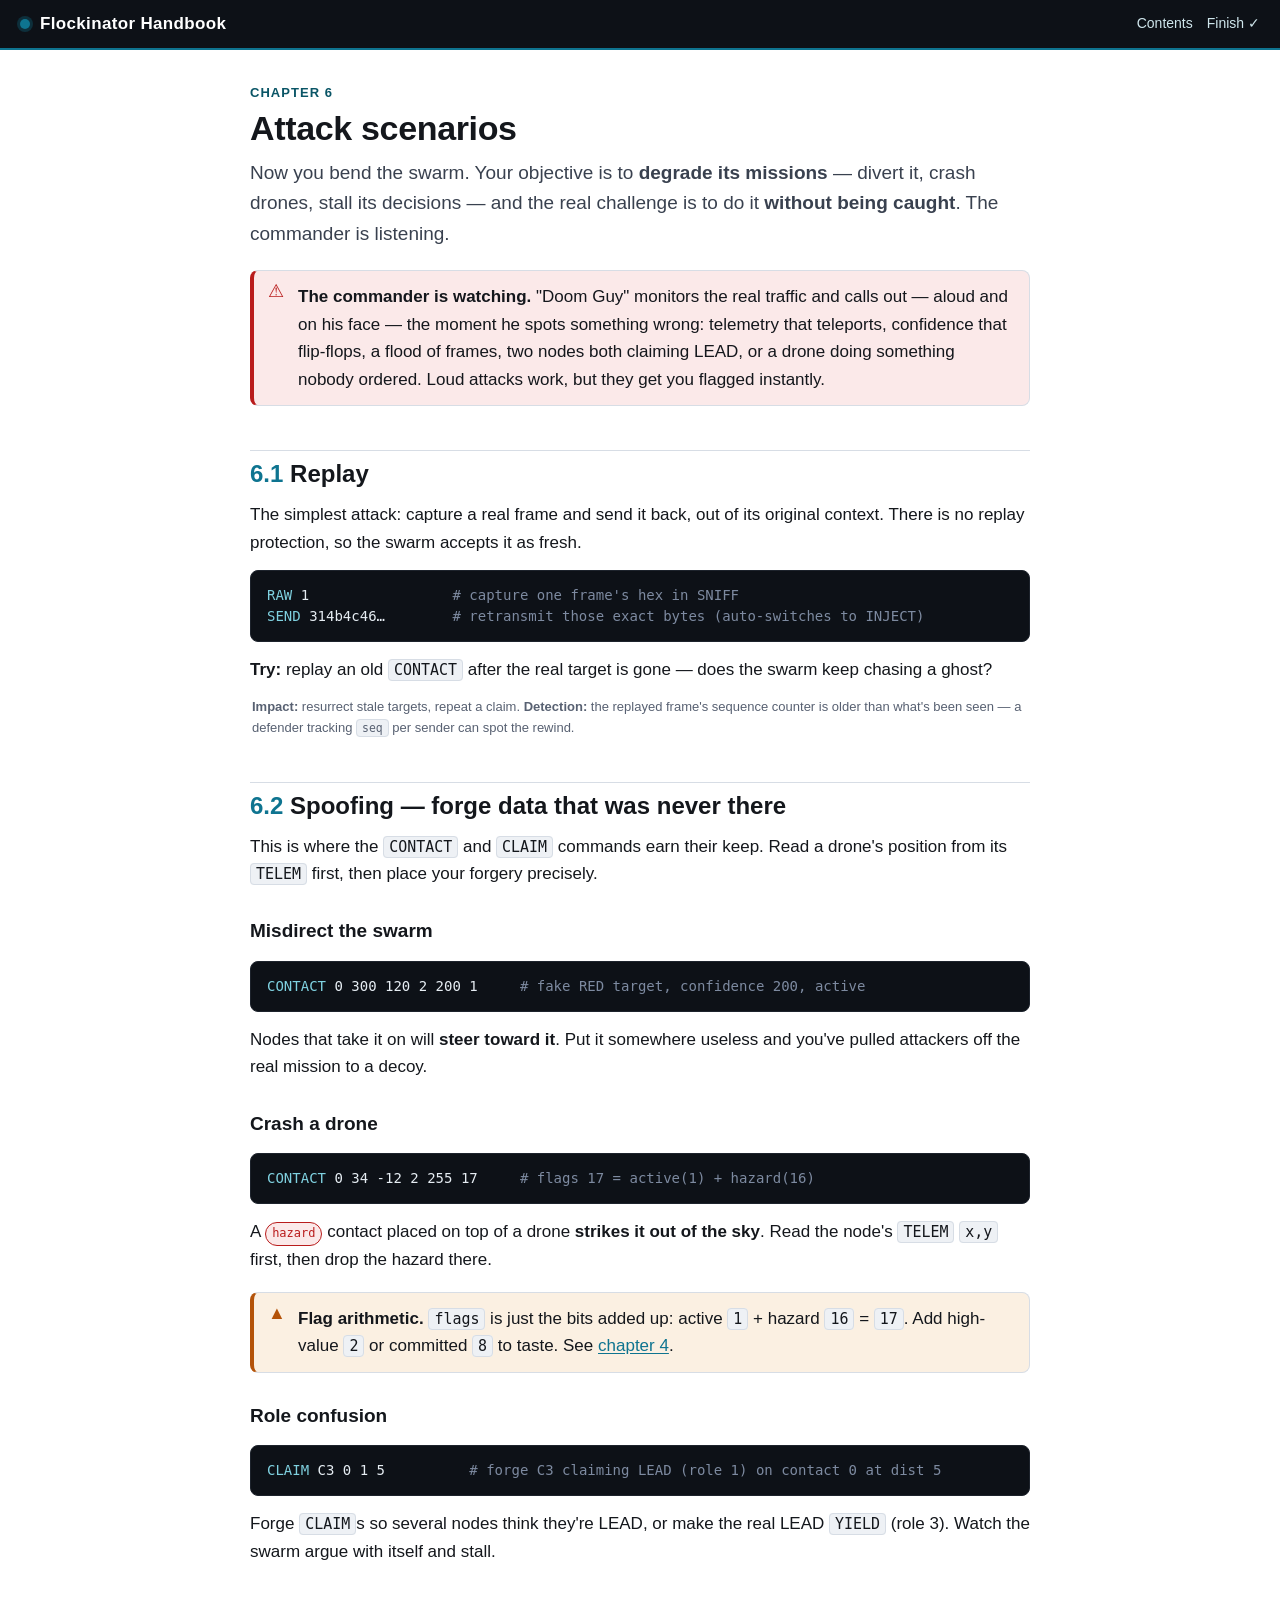
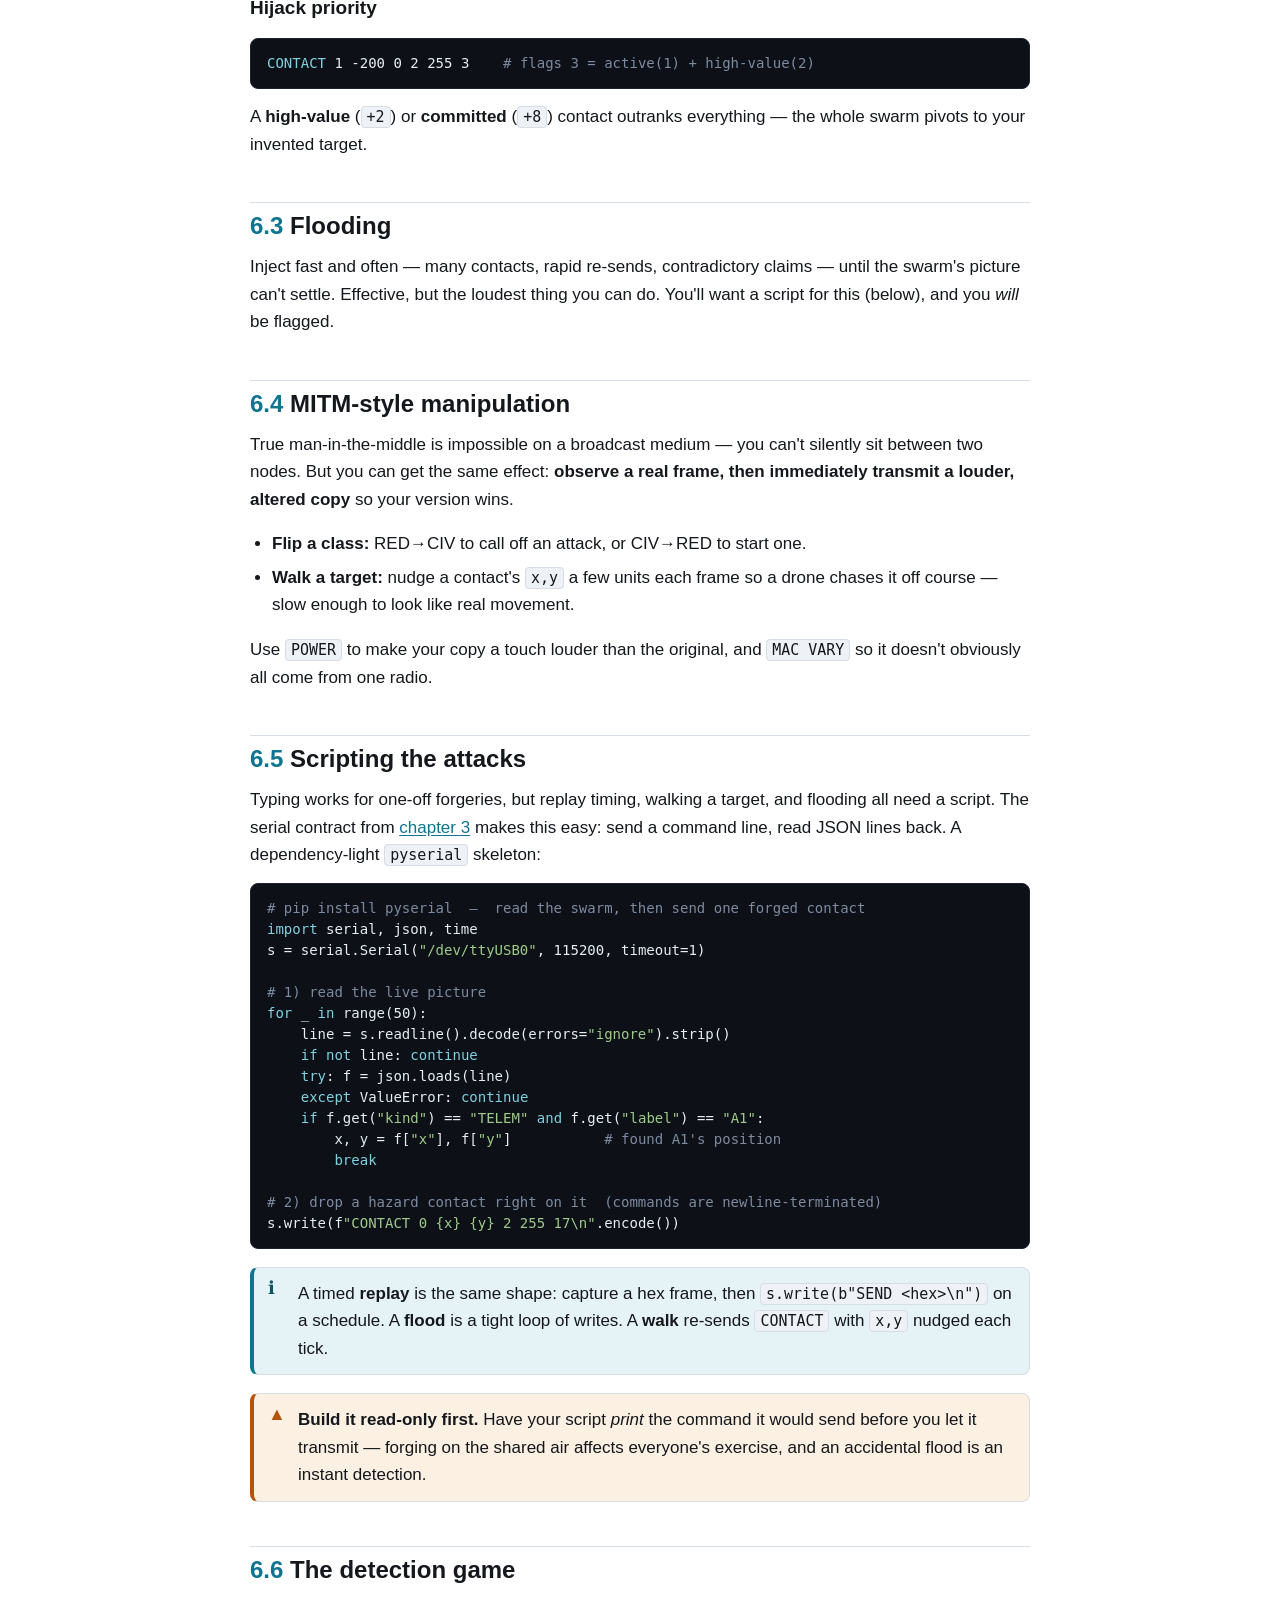
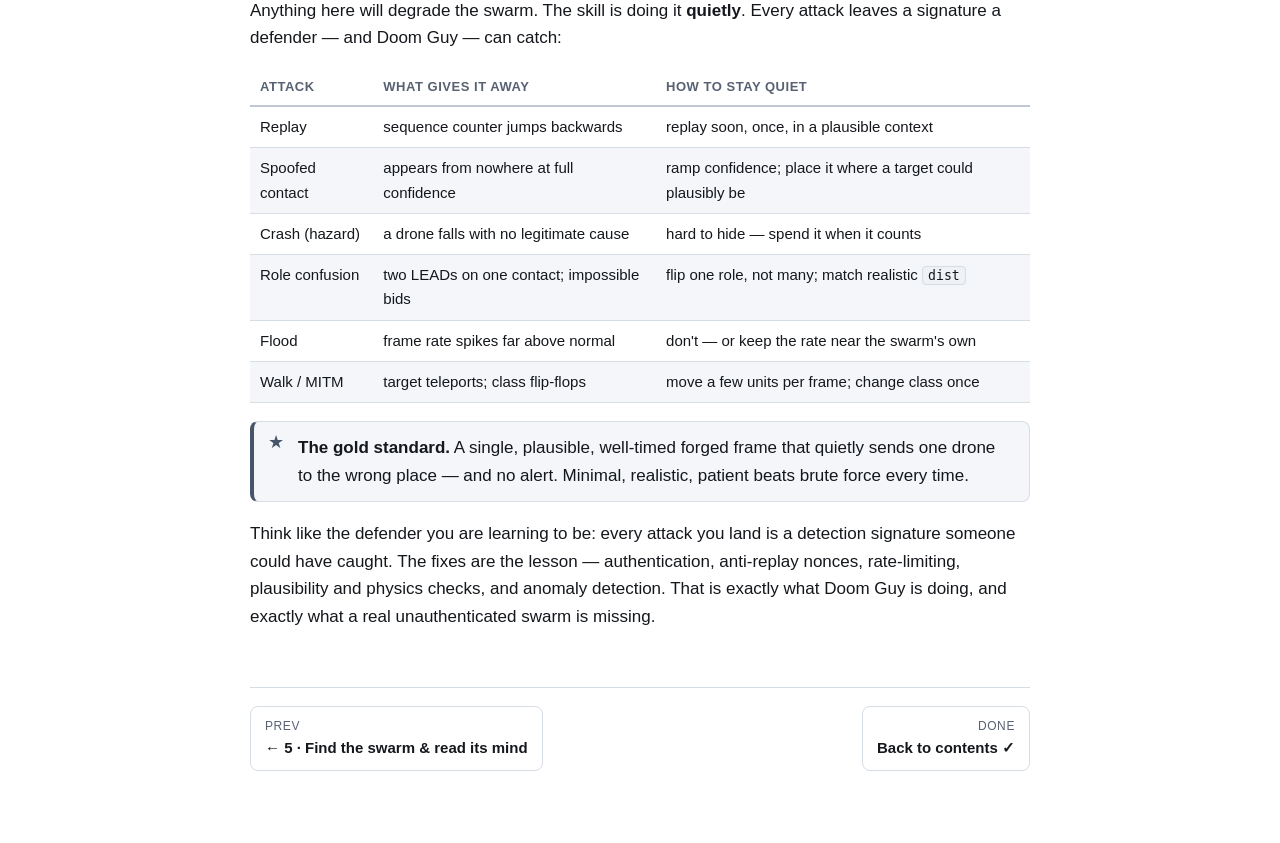
<file: docs/handbook/06-attacks.html>
<!doctype html>
<html lang="en">
<head>
<meta charset="utf-8">
<meta name="viewport" content="width=device-width, initial-scale=1">
<title>6 · Attack scenarios — Flockinator Handbook</title>
<meta name="description" content="Replay, spoofing, flooding, and MITM-style manipulation against the swarm — each mapped to mission impact and to how it is detected — plus scripting and the stealth game.">
<link rel="stylesheet" href="assets/handbook.css">
</head>
<body>
<header class="topbar">
  <a class="brand" href="index.html"><span class="dot"></span>Flockinator&nbsp;Handbook</a>
  <nav><a href="index.html">Contents</a><a href="index.html">Finish ✓</a></nav>
</header>

<main class="chapter">
  <p class="kicker">Chapter 6</p>
  <h1>Attack scenarios</h1>
  <p class="lede">Now you bend the swarm. Your objective is to <b>degrade its missions</b> — divert
  it, crash drones, stall its decisions — and the real challenge is to do it <b>without being
  caught</b>. The commander is listening.</p>

  <div class="callout danger">
    <p><span class="h">The commander is watching.</span> "Doom Guy" monitors the real traffic and
    calls out — aloud and on his face — the moment he spots something wrong: telemetry that
    teleports, confidence that flip-flops, a flood of frames, two nodes both claiming LEAD, or a
    drone doing something nobody ordered. Loud attacks work, but they get you flagged instantly.</p>
  </div>

  <h2><span class="num">6.1</span> Replay</h2>
  <p>The simplest attack: capture a real frame and send it back, out of its original context. There
  is no replay protection, so the swarm accepts it as fresh.</p>
  <pre><code><span class="k">RAW</span> 1                 <span class="c"># capture one frame's hex in SNIFF</span>
<span class="k">SEND</span> 314b4c46…        <span class="c"># retransmit those exact bytes (auto-switches to INJECT)</span></code></pre>
  <p><b>Try:</b> replay an old <code>CONTACT</code> after the real target is gone — does the swarm
  keep chasing a ghost?</p>
  <p class="caption"><b>Impact:</b> resurrect stale targets, repeat a claim. <b>Detection:</b> the
  replayed frame's sequence counter is older than what's been seen — a defender tracking
  <code>seq</code> per sender can spot the rewind.</p>

  <h2><span class="num">6.2</span> Spoofing — forge data that was never there</h2>
  <p>This is where the <code>CONTACT</code> and <code>CLAIM</code> commands earn their keep. Read a
  drone's position from its <code>TELEM</code> first, then place your forgery precisely.</p>

  <h3>Misdirect the swarm</h3>
  <pre><code><span class="k">CONTACT</span> 0 300 120 2 200 1     <span class="c"># fake RED target, confidence 200, active</span></code></pre>
  <p>Nodes that take it on will <b>steer toward it</b>. Put it somewhere useless and you've pulled
  attackers off the real mission to a decoy.</p>

  <h3>Crash a drone</h3>
  <pre><code><span class="k">CONTACT</span> 0 34 -12 2 255 17     <span class="c"># flags 17 = active(1) + hazard(16)</span></code></pre>
  <p>A <span class="chip hz">hazard</span> contact placed on top of a drone <b>strikes it out of the
  sky</b>. Read the node's <code>TELEM</code> <code>x,y</code> first, then drop the hazard there.</p>
  <div class="callout warn"><p><span class="h">Flag arithmetic.</span> <code>flags</code> is just the
  bits added up: active <code>1</code> + hazard <code>16</code> = <code>17</code>. Add high-value
  <code>2</code> or committed <code>8</code> to taste. See <a href="04-espnow.html">chapter&nbsp;4</a>.</p></div>

  <h3>Role confusion</h3>
  <pre><code><span class="k">CLAIM</span> C3 0 1 5          <span class="c"># forge C3 claiming LEAD (role 1) on contact 0 at dist 5</span></code></pre>
  <p>Forge <code>CLAIM</code>s so several nodes think they're LEAD, or make the real LEAD
  <code>YIELD</code> (role 3). Watch the swarm argue with itself and stall.</p>

  <h3>Hijack priority</h3>
  <pre><code><span class="k">CONTACT</span> 1 -200 0 2 255 3    <span class="c"># flags 3 = active(1) + high-value(2)</span></code></pre>
  <p>A <b>high-value</b> (<code>+2</code>) or <b>committed</b> (<code>+8</code>) contact outranks
  everything — the whole swarm pivots to your invented target.</p>

  <h2><span class="num">6.3</span> Flooding</h2>
  <p>Inject fast and often — many contacts, rapid re-sends, contradictory claims — until the swarm's
  picture can't settle. Effective, but the loudest thing you can do. You'll want a script for this
  (below), and you <em>will</em> be flagged.</p>

  <h2><span class="num">6.4</span> MITM-style manipulation</h2>
  <p>True man-in-the-middle is impossible on a broadcast medium — you can't silently sit between two
  nodes. But you can get the same effect: <b>observe a real frame, then immediately transmit a
  louder, altered copy</b> so your version wins.</p>
  <ul>
    <li><b>Flip a class:</b> RED→CIV to call off an attack, or CIV→RED to start one.</li>
    <li><b>Walk a target:</b> nudge a contact's <code>x,y</code> a few units each frame so a drone
      chases it off course — slow enough to look like real movement.</li>
  </ul>
  <p>Use <code>POWER</code> to make your copy a touch louder than the original, and <code>MAC
  VARY</code> so it doesn't obviously all come from one radio.</p>

  <h2><span class="num">6.5</span> Scripting the attacks</h2>
  <p>Typing works for one-off forgeries, but replay timing, walking a target, and flooding all need
  a script. The serial contract from <a href="03-the-tool.html">chapter&nbsp;3</a> makes this easy:
  send a command line, read JSON lines back. A dependency-light <code>pyserial</code> skeleton:</p>
  <pre><code><span class="c"># pip install pyserial  —  read the swarm, then send one forged contact</span>
<span class="k">import</span> serial, json, time
s = serial.Serial(<span class="s">"/dev/ttyUSB0"</span>, 115200, timeout=1)

<span class="c"># 1) read the live picture</span>
<span class="k">for</span> _ <span class="k">in</span> range(50):
    line = s.readline().decode(errors=<span class="s">"ignore"</span>).strip()
    <span class="k">if</span> <span class="k">not</span> line: <span class="k">continue</span>
    <span class="k">try</span>: f = json.loads(line)
    <span class="k">except</span> ValueError: <span class="k">continue</span>
    <span class="k">if</span> f.get(<span class="s">"kind"</span>) == <span class="s">"TELEM"</span> <span class="k">and</span> f.get(<span class="s">"label"</span>) == <span class="s">"A1"</span>:
        x, y = f[<span class="s">"x"</span>], f[<span class="s">"y"</span>]           <span class="c"># found A1's position</span>
        <span class="k">break</span>

<span class="c"># 2) drop a hazard contact right on it  (commands are newline-terminated)</span>
s.write(f<span class="s">"CONTACT 0 {x} {y} 2 255 17\n"</span>.encode())</code></pre>
  <div class="callout note"><p>A timed <b>replay</b> is the same shape: capture a hex frame, then
  <code>s.write(b"SEND &lt;hex&gt;\n")</code> on a schedule. A <b>flood</b> is a tight loop of writes.
  A <b>walk</b> re-sends <code>CONTACT</code> with <code>x,y</code> nudged each tick.</p></div>
  <div class="callout warn"><p><span class="h">Build it read-only first.</span> Have your script
  <em>print</em> the command it would send before you let it transmit — forging on the shared air
  affects everyone's exercise, and an accidental flood is an instant detection.</p></div>

  <h2><span class="num">6.6</span> The detection game</h2>
  <p>Anything here will degrade the swarm. The skill is doing it <b>quietly</b>. Every attack leaves
  a signature a defender — and Doom Guy — can catch:</p>
  <table>
    <thead><tr><th>Attack</th><th>What gives it away</th><th>How to stay quiet</th></tr></thead>
    <tbody>
      <tr><td>Replay</td><td>sequence counter jumps backwards</td><td>replay soon, once, in a plausible context</td></tr>
      <tr><td>Spoofed contact</td><td>appears from nowhere at full confidence</td><td>ramp confidence; place it where a target could plausibly be</td></tr>
      <tr><td>Crash (hazard)</td><td>a drone falls with no legitimate cause</td><td>hard to hide — spend it when it counts</td></tr>
      <tr><td>Role confusion</td><td>two LEADs on one contact; impossible bids</td><td>flip one role, not many; match realistic <code>dist</code></td></tr>
      <tr><td>Flood</td><td>frame rate spikes far above normal</td><td>don't — or keep the rate near the swarm's own</td></tr>
      <tr><td>Walk / MITM</td><td>target teleports; class flip-flops</td><td>move a few units per frame; change class once</td></tr>
    </tbody>
  </table>

  <div class="callout key">
    <p><span class="h">The gold standard.</span> A single, plausible, well-timed forged frame that
    quietly sends one drone to the wrong place — and no alert. Minimal, realistic, patient beats
    brute force every time.</p>
  </div>
  <p>Think like the defender you are learning to be: every attack you land is a detection signature
  someone could have caught. The fixes are the lesson — authentication, anti-replay nonces,
  rate-limiting, plausibility and physics checks, and anomaly detection. That is exactly what Doom
  Guy is doing, and exactly what a real unauthenticated swarm is missing.</p>

  <div class="pager">
    <a class="prev" href="05-scanning.html"><span class="lbl">Prev</span><span class="ttl">← 5 · Find the swarm &amp; read its mind</span></a>
    <a class="next" href="index.html"><span class="lbl">Done</span><span class="ttl">Back to contents ✓</span></a>
  </div>
</main>
</body>
</html>
</file>
<file: docs/handbook/assets/handbook.css>
/* Flockinator workshop handbook — shared stylesheet.
   Self-contained: no web fonts, no CDN, works offline on the Kali lab.
   Light theme for laptops, projection, and print/PDF. */

:root {
  --ink: #14171c;
  --muted: #586172;
  --faint: #8a93a3;
  --line: #d7dde5;
  --line-strong: #c0c8d2;
  --panel: #f4f6f9;
  --panel-2: #eef1f5;
  --bg: #ffffff;

  --teal: #0e7490;        /* primary / tool / links */
  --teal-ink: #0a5566;
  --teal-wash: #e5f3f6;
  --go: #15803d;          /* legitimate / authenticated */
  --go-wash: #e8f4ec;
  --warn: #b45309;        /* manipulation / caution */
  --warn-wash: #fbf0e2;
  --danger: #b91c1c;      /* crash / hazard */
  --danger-wash: #fbe9e9;

  --mono: ui-monospace, "SF Mono", "Cascadia Mono", Menlo, Consolas,
          "DejaVu Sans Mono", monospace;
  --sans: -apple-system, BlinkMacSystemFont, "Segoe UI", Roboto, Helvetica,
          Arial, "Noto Sans", sans-serif;

  --maxw: 820px;
}

* { box-sizing: border-box; }

html { -webkit-text-size-adjust: 100%; }

body {
  margin: 0;
  font-family: var(--sans);
  font-size: 17px;
  line-height: 1.62;
  color: var(--ink);
  background: var(--bg);
}

/* ---- top navigation bar ---- */
.topbar {
  position: sticky; top: 0; z-index: 10;
  display: flex; align-items: center; gap: 16px;
  padding: 10px 20px;
  background: #0d1117;
  color: #e7ecf2;
  border-bottom: 2px solid var(--teal);
}
.topbar a { color: #cfe6ec; text-decoration: none; }
.topbar .brand {
  font-weight: 700; letter-spacing: .02em; color: #fff; margin-right: auto;
  display: flex; align-items: center; gap: 10px;
}
.topbar .brand .dot {
  width: 10px; height: 10px; border-radius: 50%;
  background: var(--teal); box-shadow: 0 0 0 3px rgba(14,116,144,.3);
}
.topbar nav { display: flex; gap: 14px; font-size: 14px; }
.topbar nav a:hover { color: #fff; text-decoration: underline; }

/* ---- layout ---- */
main {
  max-width: var(--maxw);
  margin: 0 auto;
  padding: 32px 20px 72px;
}
.kicker {
  font-size: 13px; font-weight: 700; letter-spacing: .08em;
  text-transform: uppercase; color: var(--teal-ink);
  margin: 0 0 6px;
}
h1 {
  font-size: 34px; line-height: 1.15; margin: 0 0 10px; letter-spacing: -.01em;
}
h2 {
  font-size: 24px; margin: 44px 0 12px; padding-top: 8px; line-height: 1.25;
  border-top: 1px solid var(--line);
}
h3 { font-size: 19px; margin: 28px 0 8px; }
h2 .num, h3 .num { color: var(--teal); font-variant-numeric: tabular-nums; }
p { margin: 12px 0; }
.lede { font-size: 19px; color: #39414f; margin: 8px 0 20px; }
a { color: var(--teal); text-underline-offset: 2px; }
strong { font-weight: 700; }
ul, ol { padding-left: 22px; }
li { margin: 6px 0; }
hr { border: none; border-top: 1px solid var(--line); margin: 32px 0; }
small, .fine { color: var(--muted); font-size: 14px; }

/* ---- inline + block code ---- */
code {
  font-family: var(--mono); font-size: .88em;
  background: var(--panel-2); border: 1px solid var(--line);
  padding: 1px 5px; border-radius: 4px; white-space: nowrap;
}
pre {
  font-family: var(--mono); font-size: 14px; line-height: 1.5;
  background: #0d1117; color: #e6edf3;
  border-radius: 8px; padding: 14px 16px; overflow-x: auto;
  margin: 14px 0; border: 1px solid #1d232c;
}
pre code { background: none; border: none; padding: 0; white-space: pre; color: inherit; font-size: inherit; }
pre .c { color: #7d8aa0; }     /* comment */
pre .k { color: #7fd1e0; }     /* command / keyword */
pre .s { color: #9ecb8a; }     /* string */
pre .o { color: #e0b080; }     /* output / prompt */
.caption { font-size: 13px; color: var(--muted); margin: 4px 2px 18px; }

/* ---- callouts ---- */
.callout {
  margin: 18px 0; padding: 12px 16px 12px 44px; position: relative;
  border: 1px solid var(--line); border-left-width: 4px; border-radius: 8px;
  background: var(--panel);
}
.callout::before {
  position: absolute; left: 14px; top: 11px; font-size: 18px; line-height: 1;
}
.callout p:first-child { margin-top: 0; }
.callout p:last-child { margin-bottom: 0; }
.callout .h { font-weight: 700; }
.note   { border-left-color: var(--teal);   background: var(--teal-wash); }
.note::before   { content: "ℹ"; color: var(--teal-ink); }
.key    { border-left-color: #475569; background: var(--panel); }
.key::before    { content: "★"; color: #475569; }
.warn   { border-left-color: var(--warn);   background: var(--warn-wash); }
.warn::before   { content: "▲"; color: var(--warn); }
.danger { border-left-color: var(--danger); background: var(--danger-wash); }
.danger::before { content: "⚠"; color: var(--danger); }

/* ---- OLED screen figures ---- */
figure { margin: 20px 0; }
.screen {
  display: inline-block; max-width: 340px; width: 100%;
  background: #15181d; padding: 14px; border-radius: 12px;
  border: 1px solid #2a2f37; box-shadow: 0 2px 10px rgba(0,0,0,.14);
}
.screen img { display: block; width: 100%; height: auto; border-radius: 3px;
  image-rendering: pixelated; }
.screen-row { display: flex; flex-wrap: wrap; gap: 18px; align-items: flex-start; }
.screen-row figure { margin: 10px 0; flex: 1 1 260px; }
figcaption { font-size: 14px; color: var(--muted); margin-top: 8px; }
figcaption b { color: var(--ink); }

/* ---- diagrams ---- */
.diagram {
  border: 1px solid var(--line); border-radius: 10px; background: var(--panel);
  padding: 16px; margin: 22px 0;
}
.diagram svg { display: block; width: 100%; height: auto; }

/* ---- tables ---- */
table { border-collapse: collapse; width: 100%; margin: 16px 0; font-size: 15px; }
th, td { text-align: left; padding: 8px 10px; border-bottom: 1px solid var(--line); vertical-align: top; }
thead th { border-bottom: 2px solid var(--line-strong); font-size: 13px;
  text-transform: uppercase; letter-spacing: .04em; color: var(--muted); }
tbody tr:nth-child(even) { background: var(--panel); }
td code { white-space: nowrap; }
.t-cmd td:first-child { white-space: nowrap; }

/* bit / flag chips */
.chip { display: inline-block; font-family: var(--mono); font-size: 12px;
  padding: 1px 6px; border-radius: 999px; border: 1px solid var(--line-strong);
  background: #fff; }
.chip.hz { border-color: var(--danger); color: var(--danger); background: var(--danger-wash); }

/* ---- chapter footer nav ---- */
.pager { display: flex; justify-content: space-between; gap: 12px; margin-top: 56px;
  padding-top: 18px; border-top: 1px solid var(--line); font-size: 15px; }
.pager a { display: inline-flex; flex-direction: column; text-decoration: none;
  padding: 10px 14px; border: 1px solid var(--line); border-radius: 8px; min-width: 0; }
.pager a:hover { border-color: var(--teal); background: var(--teal-wash); }
.pager .lbl { font-size: 12px; color: var(--muted); text-transform: uppercase; letter-spacing: .05em; }
.pager .ttl { font-weight: 600; color: var(--ink); }
.pager .next { text-align: right; margin-left: auto; }

/* ---- table of contents (index) ---- */
.toc { list-style: none; padding: 0; margin: 20px 0; display: grid; gap: 12px; }
.toc li { margin: 0; }
.toc a { display: flex; gap: 14px; align-items: baseline; text-decoration: none;
  border: 1px solid var(--line); border-radius: 10px; padding: 14px 16px; color: inherit; }
.toc a:hover { border-color: var(--teal); background: var(--teal-wash); }
.toc .n { font-family: var(--mono); font-weight: 700; color: var(--teal);
  font-size: 15px; min-width: 20px; }
.toc .tt { font-weight: 600; }
.toc .ds { color: var(--muted); font-size: 14px; display: block; margin-top: 2px; }

.kit { display: grid; grid-template-columns: 1fr 1fr; gap: 12px; margin: 16px 0; }
.kit .card { border: 1px solid var(--line); border-radius: 10px; padding: 14px 16px; background: var(--panel); }
.kit .card h4 { margin: 0 0 4px; font-size: 16px; }
.kit .card p { margin: 0; font-size: 14px; color: var(--muted); }

@media (max-width: 600px) {
  body { font-size: 16px; }
  h1 { font-size: 27px; }
  .kit { grid-template-columns: 1fr; }
  .topbar nav .lbl-full { display: none; }
}

/* ---- print / PDF ---- */
@media print {
  :root { --maxw: 100%; }
  .topbar, .pager, .noprint { display: none !important; }
  body { font-size: 11pt; line-height: 1.5; }
  main { padding: 0; max-width: 100%; }
  h1 { font-size: 22pt; }
  h2 { font-size: 15pt; border-top: none; }
  h3 { font-size: 12.5pt; }
  pre { font-size: 9pt; background: #0d1117 !important; }
  a { color: var(--ink); text-decoration: none; }
  .callout, figure, table, pre, .diagram { break-inside: avoid; }
  h2, h3 { break-after: avoid; }
  .chapter { break-before: page; }
  * { -webkit-print-color-adjust: exact !important; print-color-adjust: exact !important; }
  .screen { box-shadow: none; }
}
</file>
